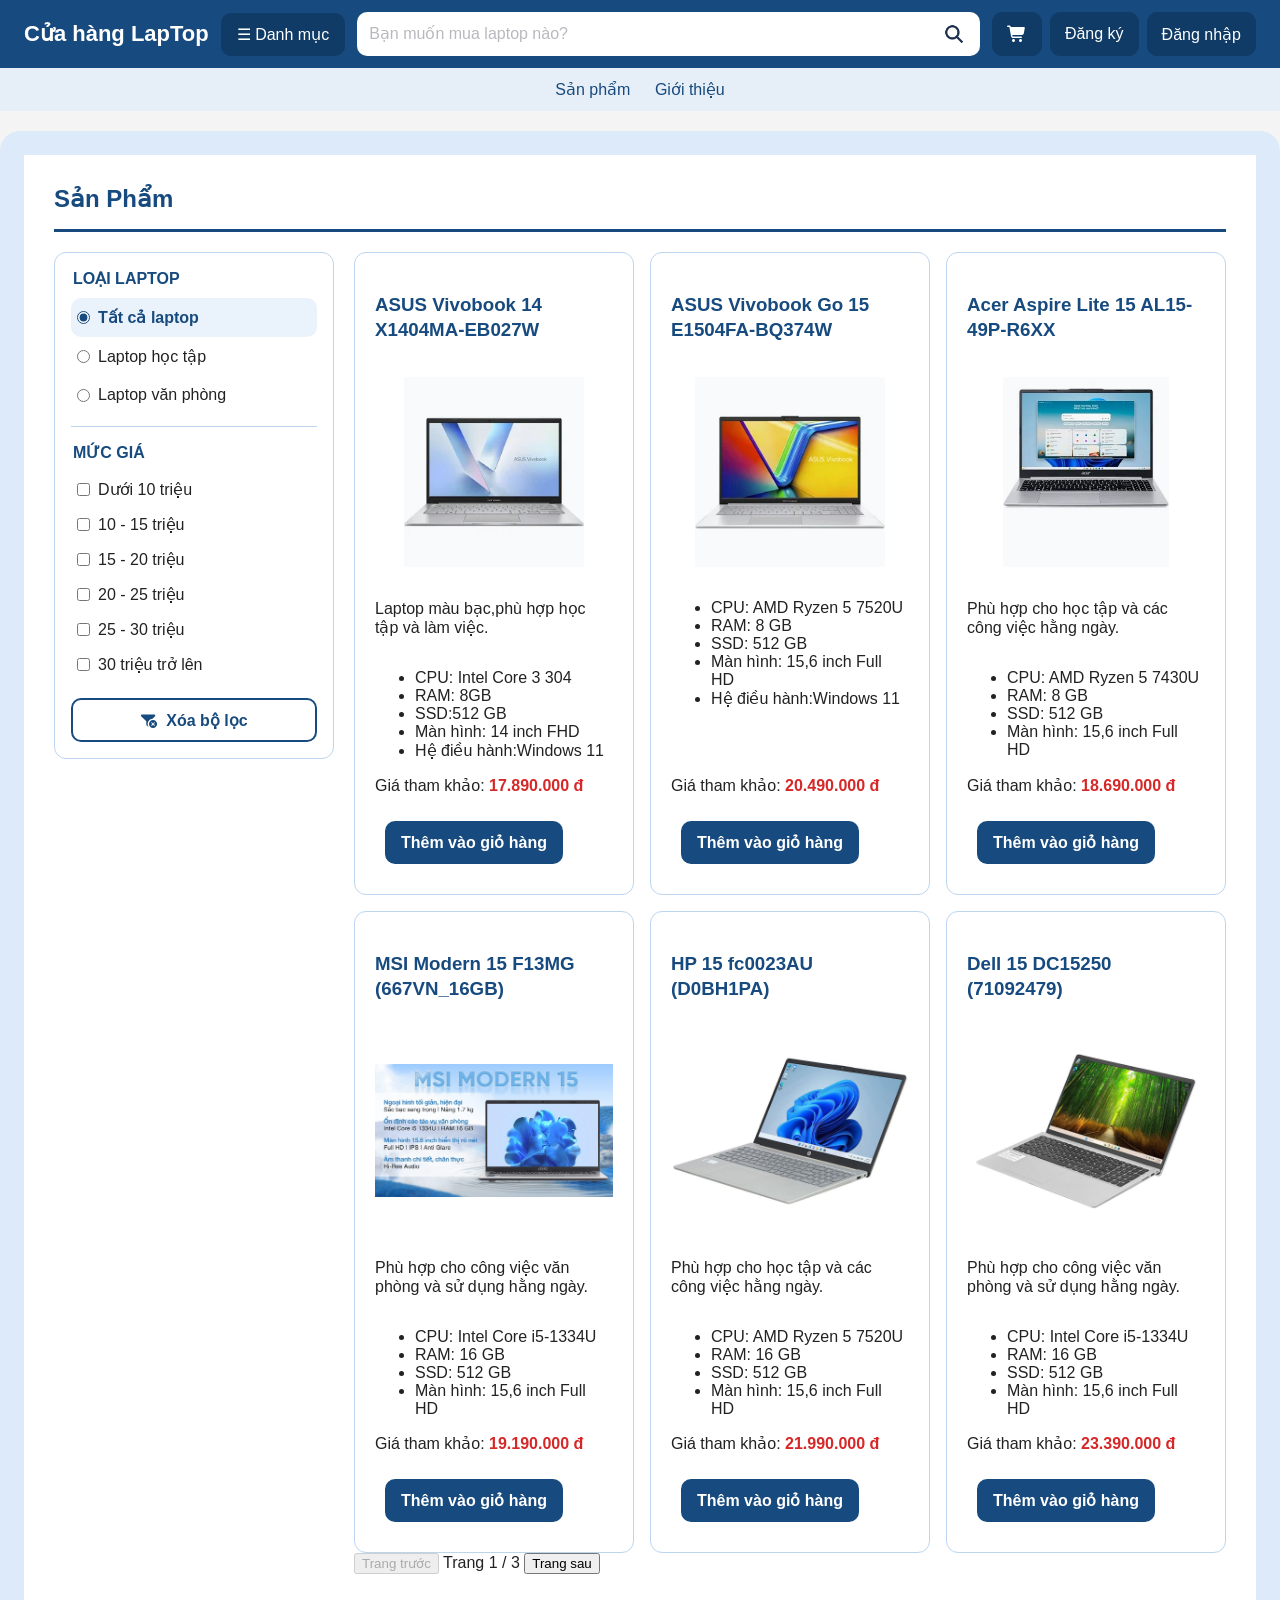
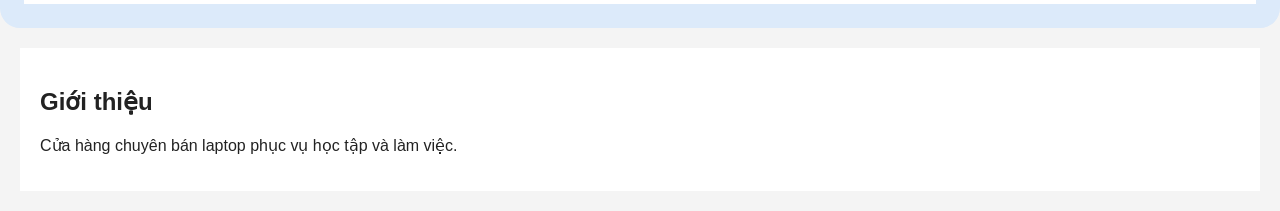
<file: index.html>
<!DOCTYPE html>
<html lang="vi">

<head>
    <meta charset="UTF-8">
    <meta name="viewport" content="width=device-width, initial-scale=1.0">
    <title>LapTop Shop</title>
    <link rel="stylesheet" href="style.css">
</head>

<body>
    <header><!--Phần đầu trang-->

        <div class="tenCuaHang">
            <h1>Cửa hàng LapTop</h1>
        </div>
        <a class="danh-muc" href="#tim-kiem">☰ Danh mục</a>

        <div class="tim-kiem-dau-trang">
            <div id="tk2" class="o-tim-kiem">
                <input type="search" id="ten-laptop" form="tim-kiem" aria-label="Tên laptop"
                    placeholder="Bạn muốn mua laptop nào?">
                <button type="submit" form="tim-kiem" aria-label="Tìm kiếm">
                    <img src="images/magnifying-glass-solid.png" alt="">
                </button>
            </div>
        </div>

        <div class="lien-ket-header">
            <a id="icon-gio-hang" href="gio-hang.html">
                <img src="images/cart-shopping-solid-full.svg" alt="">
            </a>
            <a id="nut-dang-ky" href="#dang-ky">Đăng ký</a>
            <a id="nut-dang-nhap" href="#dang-nhap">Đăng nhập</a>
        </div>

    </header>
    <nav>
        <a href="#san-pham"> Sản phẩm</a>
        <a href="#gioi-thieu">Giới thiệu</a>
    </nav>
    <main>
        <section id="san-pham">
            <h2>Sản Phẩm</h2>
            <form id="tim-kiem">
                <fieldset class="nhom-loai-laptop">
                    <legend>LOẠI LAPTOP</legend>

                    <label class="lua-chon-loai">
                        <input type="radio" name="loai-laptop" value="" checked>
                        <span>Tất cả laptop</span>
                    </label>

                    <label class="lua-chon-loai">
                        <input type="radio" name="loai-laptop" value="hoc-tap">
                        <span>Laptop học tập</span>
                    </label>

                    <label class="lua-chon-loai">
                        <input type="radio" name="loai-laptop" value="van-phong">
                        <span>Laptop văn phòng</span>
                    </label>
                </fieldset>
                <fieldset class="nhom-muc-gia">
                    <legend>MỨC GIÁ</legend>

                    <label class="lua-chon-gia">
                        <input type="checkbox" name="muc-gia" data-tu="0" data-den="10000000">
                        <span>Dưới 10 triệu</span>
                    </label>

                    <label class="lua-chon-gia">
                        <input type="checkbox" name="muc-gia" data-tu="10000000" data-den="15000000">
                        <span>10 - 15 triệu</span>
                    </label>

                    <label class="lua-chon-gia">
                        <input type="checkbox" name="muc-gia" data-tu="15000000" data-den="20000000">
                        <span>15 - 20 triệu</span>
                    </label>

                    <label class="lua-chon-gia">
                        <input type="checkbox" name="muc-gia" data-tu="20000000" data-den="25000000">
                        <span>20 - 25 triệu</span>
                    </label>

                    <label class="lua-chon-gia">
                        <input type="checkbox" name="muc-gia" data-tu="25000000" data-den="30000000">
                        <span>25 - 30 triệu</span>
                    </label>

                    <label class="lua-chon-gia">
                        <input type="checkbox" name="muc-gia" data-tu="30000000">
                        <span>30 triệu trở lên</span>
                    </label>
                </fieldset>
                <button class="timkiem1" type="button" id="xoa-bo-loc"> 
                    <img src="images/filter-circle-xmark-solid-full.svg" alt="">
                    <span>Xóa bộ lọc</span>
                </button>
            </form>
            <div class="ket-qua">
                <p id="khong-tim-thay" hidden>Không tìm thấy laptop phù hợp</p>
                <div id="danh-sach-san-pham">
                    <article data-loai="hoc-tap" data-gia="17890000">
                        <h3> ASUS Vivobook 14 X1404MA-EB027W</h3>
                        <img src="images/vivobook14.jpn.webp" alt="Ảnh minh họa ASUS Vivobook 14 màu bạc" width="240">
                        <p>Laptop màu bạc,phù hợp học tập và làm việc.</p>
                        <ul>
                            <li>CPU: Intel Core 3 304</li>
                            <li>RAM: 8GB</li>
                            <li>SSD:512 GB</li>
                            <li>Màn hình: 14 inch FHD</li>
                            <li>Hệ điều hành:Windows 11</li>
                        </ul>
                        <p>Giá tham khảo: <strong>17.890.000 đ</strong></p>
                        <div style="margin:10px"><button type="button" class="them-vao-gio" data-ma="X1404MA-EB027W">
                                Thêm vào giỏ hàng
                            </button></div>
                        <a class="xem-chi-tiet" href="#chi-tiet-vivobook-14">
                            Xem chi tiết sản phẩm
                        </a>
                    </article>
                    <article data-loai="van-phong" data-gia="20490000">
                        <h3>ASUS Vivobook Go 15 E1504FA-BQ374W</h3>
                        <img src="images/vivobook-go-15.webp" alt="Laptop ASUS Vivobook Go 15 E1504FA-BQ374W"
                            width="240">
                        <ul>
                            <li>CPU: AMD Ryzen 5 7520U</li>
                            <li>RAM: 8 GB</li>
                            <li>SSD: 512 GB</li>
                            <li>Màn hình: 15,6 inch Full HD</li>
                            <li>Hệ điều hành:Windows 11</li>
                        </ul>
                        <p>Giá tham khảo: <strong>20.490.000 đ</strong></p>
                        <div style="margin:10px"><button type="button" class="them-vao-gio" data-ma="E1504FA-BQ374W">
                                Thêm vào giỏ hàng
                            </button></div>
                        <a class="xem-chi-tiet" href="#chi-tiet-go-15">Xem chi tiết sản phẩm</a>
                    </article>
                    <article data-loai="hoc-tap" data-gia="18690000">
                        <h3>Acer Aspire Lite 15 AL15-49P-R6XX</h3>
                        <img src="images/acer-aspire-lite-15.webp" alt="Laptop Acer Aspire Lite 15" width="240">
                        <p>Phù hợp cho học tập và các công việc hằng ngày.</p>
                        <ul>
                            <li>CPU: AMD Ryzen 5 7430U</li>
                            <li>RAM: 8 GB</li>
                            <li>SSD: 512 GB</li>
                            <li>Màn hình: 15,6 inch Full HD</li>
                        </ul>
                        <p>Giá tham khảo: <strong>18.690.000 đ</strong></p>
                        <div style="margin:10px">
                            <button type="button" class="them-vao-gio" data-ma="NX.DRZSV.002"> Thêm vào giỏ
                                hàng</button>
                        </div>
                        <a class="xem-chi-tiet" href="#chi-tiet-acer">Xem chi tiết tại đây</a>
                    </article>
                    <article data-loai="van-phong" data-gia="19190000">
                        <h3>MSI Modern 15 F13MG (667VN_16GB)</h3>
                        <img src="images/msi-modern-15.jpg" alt="Laptop MSI Modern 15 màu bạc" width="240">
                        <p>Phù hợp cho công việc văn phòng và sử dụng hằng ngày.</p>
                        <ul>
                            <li>CPU: Intel Core i5-1334U</li>
                            <li>RAM: 16 GB</li>
                            <li>SSD: 512 GB</li>
                            <li>Màn hình: 15,6 inch Full HD</li>
                        </ul>
                        <p>Giá tham khảo: <strong>19.190.000 đ</strong></p>
                        <div style="margin:10px">
                            <button type="button" class="them-vao-gio" data-ma="667VN_16GB">
                                Thêm vào giỏ hàng
                            </button>
                        </div>
                        <a class="xem-chi-tiet" href="#chi-tiet-msi">Xem chi tiết tại đây</a>
                    </article>
                    <article data-loai="hoc-tap" data-gia="21990000">
                        <h3>HP 15 fc0023AU (D0BH1PA)</h3>
                        <img src="images/hp-15-fc0023au.jpg" alt="Laptop HP 15 fc0023AU" width="240">
                        <p>Phù hợp cho học tập và các công việc hằng ngày.</p>
                        <ul>
                            <li>CPU: AMD Ryzen 5 7520U</li>
                            <li>RAM: 16 GB</li>
                            <li>SSD: 512 GB</li>
                            <li>Màn hình: 15,6 inch Full HD</li>
                        </ul>
                        <p>Giá tham khảo: <strong>21.990.000 đ</strong></p>
                        <div style="margin:10px">
                            <button type="button" class="them-vao-gio" data-ma="D0BH1PA">
                                Thêm vào giỏ hàng
                            </button>
                        </div>
                        <a class="xem-chi-tiet" href="#chi-tiet-hp">Xem chi tiết sản phẩm</a>
                    </article>
                    <article data-loai="van-phong" data-gia="23390000">
                        <h3>Dell 15 DC15250 (71092479)</h3>
                        <img src="images/dell-15-dc15250.jpg" alt="Laptop Dell 15 DC15250 màu bạc" width="240">
                        <p>Phù hợp cho công việc văn phòng và sử dụng hằng ngày.</p>
                        <ul>
                            <li>CPU: Intel Core i5-1334U</li>
                            <li>RAM: 16 GB</li>
                            <li>SSD: 512 GB</li>
                            <li>Màn hình: 15,6 inch Full HD</li>
                        </ul>
                        <p>Giá tham khảo: <strong>23.390.000 đ</strong></p>
                        <div style="margin:10px">
                            <button type="button" class="them-vao-gio" data-ma="71092479">
                                Thêm vào giỏ hàng
                            </button>
                        </div>
                        <a class="xem-chi-tiet" href="#chi-tiet-dell">Xem chi tiết sản phẩm</a>
                    </article>
                    <article data-loai="hoc-tap" data-gia="25990000">
                        <h3>ASUS Zenbook 14 OLED UX3405</h3>
                        <img src="images/asus-zenbook-14-oled-ux3405.jpg" alt="Laptop ASUS Zenbook 14 OLED UX3405" width="240">
                        <p>Máy mỏng nhẹ với màn hình OLED, thuận tiện mang đi học và làm việc.</p>
                        <ul>
                            <li>CPU: Intel Core Ultra 7 155H</li>
                            <li>RAM: 16 GB LPDDR5X</li>
                            <li>SSD: 1 TB M.2 NVMe PCIe 4.0 SSD</li>
                            <li>Màn hình: 14 inch OLED 3K</li>
                            <li>Hệ điều hành: Windows 11 Home</li>
                        </ul>
                        <p>Giá tham khảo: <strong>25.990.000 đ</strong></p>
                        <div style="margin:10px">
                            <button type="button" class="them-vao-gio" data-ma="ZENBOOK-14-OLED-UX3405">Thêm vào giỏ hàng</button>
                        </div>
                        <a class="xem-chi-tiet" href="#chi-tiet-zenbook-14-oled-ux3405">Xem chi tiết sản phẩm</a>
                    </article>
                    <article data-loai="van-phong" data-gia="16990000">
                        <h3>ASUS ExpertBook B1 B1502</h3>
                        <img src="images/asus-expertbook-b1-b1502.jpg" alt="Laptop ASUS ExpertBook B1 B1502" width="240">
                        <p>Dòng máy phục vụ công việc văn phòng với màn hình lớn và nhiều cổng kết nối.</p>
                        <ul>
                            <li>CPU: Intel Core i5-1335U</li>
                            <li>RAM: 16 GB DDR4</li>
                            <li>SSD: 512 GB M.2 NVMe PCIe 4.0 SSD</li>
                            <li>Màn hình: 15,6 inch Full HD</li>
                            <li>Hệ điều hành: Windows 11 Pro</li>
                        </ul>
                        <p>Giá tham khảo: <strong>16.990.000 đ</strong></p>
                        <div style="margin:10px">
                            <button type="button" class="them-vao-gio" data-ma="EXPERTBOOK-B1-B1502">Thêm vào giỏ hàng</button>
                        </div>
                        <a class="xem-chi-tiet" href="#chi-tiet-expertbook-b1-b1502">Xem chi tiết sản phẩm</a>
                    </article>
                    <article data-loai="hoc-tap" data-gia="15490000">
                        <h3>ASUS Vivobook 15 X1504</h3>
                        <img src="images/asus-vivobook-15-x1504.jpg" alt="Laptop ASUS Vivobook 15 X1504" width="240">
                        <p>Laptop 15,6 inch cho học tập, soạn tài liệu và giải trí hằng ngày.</p>
                        <ul>
                            <li>CPU: Intel Core i5-1334U</li>
                            <li>RAM: 8 GB DDR5</li>
                            <li>SSD: 512 GB M.2 NVMe SSD</li>
                            <li>Màn hình: 15,6 inch Full HD</li>
                            <li>Hệ điều hành: Windows 11 Home</li>
                        </ul>
                        <p>Giá tham khảo: <strong>15.490.000 đ</strong></p>
                        <div style="margin:10px">
                            <button type="button" class="them-vao-gio" data-ma="VIVOBOOK-15-X1504">Thêm vào giỏ hàng</button>
                        </div>
                        <a class="xem-chi-tiet" href="#chi-tiet-vivobook-15-x1504">Xem chi tiết sản phẩm</a>
                    </article>
                    <article data-loai="van-phong" data-gia="32990000">
                        <h3>ASUS Zenbook S 14 UX5406</h3>
                        <img src="images/asus-zenbook-s-14-ux5406.jpg" alt="Laptop ASUS Zenbook S 14 UX5406" width="240">
                        <p>Thiết kế gọn nhẹ, màn hình OLED phù hợp người thường xuyên di chuyển.</p>
                        <ul>
                            <li>CPU: Intel Core Ultra 7 256V</li>
                            <li>RAM: 16 GB LPDDR5X</li>
                            <li>SSD: 1 TB M.2 NVMe PCIe 4.0 SSD</li>
                            <li>Màn hình: 14 inch OLED</li>
                            <li>Hệ điều hành: Windows 11 Home</li>
                        </ul>
                        <p>Giá tham khảo: <strong>32.990.000 đ</strong></p>
                        <div style="margin:10px">
                            <button type="button" class="them-vao-gio" data-ma="ZENBOOK-S-14-UX5406">Thêm vào giỏ hàng</button>
                        </div>
                        <a class="xem-chi-tiet" href="#chi-tiet-zenbook-s-14-ux5406">Xem chi tiết sản phẩm</a>
                    </article>
                    <article data-loai="hoc-tap" data-gia="18490000">
                        <h3>ASUS Vivobook 16 X1605</h3>
                        <img src="images/asus-vivobook-16-x1605.png" alt="Laptop ASUS Vivobook 16 X1605" width="240">
                        <p>Màn hình 16 inch rộng rãi để học trực tuyến và làm bài tập.</p>
                        <ul>
                            <li>CPU: Intel Core i5-1335U</li>
                            <li>RAM: 16 GB DDR4</li>
                            <li>SSD: 512 GB M.2 NVMe SSD</li>
                            <li>Màn hình: 16 inch WUXGA</li>
                            <li>Hệ điều hành: Windows 11 Home</li>
                        </ul>
                        <p>Giá tham khảo: <strong>18.490.000 đ</strong></p>
                        <div style="margin:10px">
                            <button type="button" class="them-vao-gio" data-ma="VIVOBOOK-16-X1605">Thêm vào giỏ hàng</button>
                        </div>
                        <a class="xem-chi-tiet" href="#chi-tiet-vivobook-16-x1605">Xem chi tiết sản phẩm</a>
                    </article>
                    <article data-loai="van-phong" data-gia="19990000">
                        <h3>ASUS ExpertBook P1 P1503</h3>
                        <img src="images/asus-expertbook-p1-p1503.jpg" alt="Laptop ASUS ExpertBook P1 P1503" width="240">
                        <p>Máy dành cho công việc văn phòng, họp trực tuyến và xử lý nhiều tác vụ.</p>
                        <ul>
                            <li>CPU: Intel Core i5-13420H</li>
                            <li>RAM: 16 GB DDR5 SO-DIMM</li>
                            <li>SSD: 512 GB M.2 NVMe PCIe 4.0 SSD</li>
                            <li>Màn hình: 15,6 inch Full HD</li>
                            <li>Hệ điều hành: Windows 11 Pro</li>
                        </ul>
                        <p>Giá tham khảo: <strong>19.990.000 đ</strong></p>
                        <div style="margin:10px">
                            <button type="button" class="them-vao-gio" data-ma="EXPERTBOOK-P1-P1503">Thêm vào giỏ hàng</button>
                        </div>
                        <a class="xem-chi-tiet" href="#chi-tiet-expertbook-p1-p1503">Xem chi tiết sản phẩm</a>
                    </article>
                    <article data-loai="hoc-tap" data-gia="27990000">
                        <h3>ASUS Vivobook S 16 OLED M5606</h3>
                        <img src="images/asus-vivobook-s-16-m5606.jpg" alt="Laptop ASUS Vivobook S 16 OLED M5606" width="240">
                        <p>Màn hình OLED 16 inch và hiệu năng cao cho học tập, thiết kế cơ bản.</p>
                        <ul>
                            <li>CPU: AMD Ryzen 9 8945HS</li>
                            <li>RAM: 16 GB LPDDR5X</li>
                            <li>SSD: 1 TB M.2 NVMe PCIe 4.0 SSD</li>
                            <li>Màn hình: 16 inch OLED 3.2K</li>
                            <li>Hệ điều hành: Windows 11 Home</li>
                        </ul>
                        <p>Giá tham khảo: <strong>27.990.000 đ</strong></p>
                        <div style="margin:10px">
                            <button type="button" class="them-vao-gio" data-ma="VIVOBOOK-S-16-M5606">Thêm vào giỏ hàng</button>
                        </div>
                        <a class="xem-chi-tiet" href="#chi-tiet-vivobook-s-16-m5606">Xem chi tiết sản phẩm</a>
                    </article>
                    <article data-loai="van-phong" data-gia="29990000">
                        <h3>ASUS ExpertBook B5 B5404</h3>
                        <img src="images/asus-expertbook-b5-b5404.jpg" alt="Laptop ASUS ExpertBook B5 B5404" width="240">
                        <p>Laptop doanh nghiệp 14 inch với thiết kế dễ mang theo và nhiều kết nối.</p>
                        <ul>
                            <li>CPU: Intel Core Ultra 7 155H</li>
                            <li>RAM: 16 GB DDR5</li>
                            <li>SSD: 512 GB M.2 NVMe PCIe 4.0 SSD</li>
                            <li>Màn hình: 14 inch WQXGA</li>
                            <li>Hệ điều hành: Windows 11 Pro</li>
                        </ul>
                        <p>Giá tham khảo: <strong>29.990.000 đ</strong></p>
                        <div style="margin:10px">
                            <button type="button" class="them-vao-gio" data-ma="EXPERTBOOK-B5-B5404">Thêm vào giỏ hàng</button>
                        </div>
                        <a class="xem-chi-tiet" href="#chi-tiet-expertbook-b5-b5404">Xem chi tiết sản phẩm</a>
                    </article>
                    <article data-loai="hoc-tap" data-gia="27490000">
                        <h3>ASUS Zenbook 14 Flip OLED UP3404</h3>
                        <img src="images/asus-zenbook-flip-14-up3404.jpg" alt="Laptop ASUS Zenbook 14 Flip OLED UP3404" width="240">
                        <p>Bản lề gập 360 độ và màn hình cảm ứng tiện ghi chú, thuyết trình.</p>
                        <ul>
                            <li>CPU: Intel Core i7-1360P</li>
                            <li>RAM: 16 GB LPDDR5</li>
                            <li>SSD: 1 TB M.2 NVMe PCIe 4.0 SSD</li>
                            <li>Màn hình: 14 inch OLED cảm ứng</li>
                            <li>Hệ điều hành: Windows 11 Pro</li>
                        </ul>
                        <p>Giá tham khảo: <strong>27.490.000 đ</strong></p>
                        <div style="margin:10px">
                            <button type="button" class="them-vao-gio" data-ma="ZENBOOK-FLIP-14-UP3404">Thêm vào giỏ hàng</button>
                        </div>
                        <a class="xem-chi-tiet" href="#chi-tiet-zenbook-flip-14-up3404">Xem chi tiết sản phẩm</a>
                    </article>
                    <article data-loai="van-phong" data-gia="26490000">
                        <h3>ASUS Zenbook 15 OLED UM3504</h3>
                        <img src="images/asus-zenbook-15-oled-um3504.jpg" alt="Laptop ASUS Zenbook 15 OLED UM3504" width="240">
                        <p>Không gian hiển thị lớn, phù hợp làm tài liệu và làm việc di động.</p>
                        <ul>
                            <li>CPU: AMD Ryzen 7 7735U</li>
                            <li>RAM: 16 GB LPDDR5</li>
                            <li>SSD: 512 GB M.2 NVMe PCIe 4.0 SSD</li>
                            <li>Màn hình: 15,6 inch OLED 2.8K</li>
                            <li>Hệ điều hành: Windows 11 Home</li>
                        </ul>
                        <p>Giá tham khảo: <strong>26.490.000 đ</strong></p>
                        <div style="margin:10px">
                            <button type="button" class="them-vao-gio" data-ma="ZENBOOK-15-OLED-UM3504">Thêm vào giỏ hàng</button>
                        </div>
                        <a class="xem-chi-tiet" href="#chi-tiet-zenbook-15-oled-um3504">Xem chi tiết sản phẩm</a>
                    </article>
                    <article data-loai="hoc-tap" data-gia="31990000">
                        <h3>ASUS Vivobook Pro 15 OLED N6506</h3>
                        <img src="images/asus-vivobook-pro-15-n6506.jpg" alt="Laptop ASUS Vivobook Pro 15 OLED N6506" width="240">
                        <p>Màn hình OLED và cấu hình mạnh cho học thiết kế, dựng nội dung.</p>
                        <ul>
                            <li>CPU: Intel Core Ultra 7 155H</li>
                            <li>RAM: 16 GB DDR5</li>
                            <li>SSD: 1 TB M.2 NVMe PCIe 4.0 SSD</li>
                            <li>Màn hình: 15,6 inch OLED 3K</li>
                            <li>Hệ điều hành: Windows 11 Home</li>
                        </ul>
                        <p>Giá tham khảo: <strong>31.990.000 đ</strong></p>
                        <div style="margin:10px">
                            <button type="button" class="them-vao-gio" data-ma="VIVOBOOK-PRO-15-N6506">Thêm vào giỏ hàng</button>
                        </div>
                        <a class="xem-chi-tiet" href="#chi-tiet-vivobook-pro-15-n6506">Xem chi tiết sản phẩm</a>
                    </article>
                    <article data-loai="van-phong" data-gia="39990000">
                        <h3>ASUS Zenbook DUO UX8406</h3>
                        <img src="images/asus-zenbook-duo-ux8406.png" alt="Laptop ASUS Zenbook DUO UX8406" width="240">
                        <p>Thiết kế hai màn hình hỗ trợ làm nhiều việc và trình bày nội dung.</p>
                        <ul>
                            <li>CPU: Intel Core Ultra 7 155H</li>
                            <li>RAM: 16 GB LPDDR5X</li>
                            <li>SSD: 1 TB M.2 NVMe PCIe 4.0 SSD</li>
                            <li>Màn hình: Hai màn hình 14 inch OLED</li>
                            <li>Hệ điều hành: Windows 11 Home</li>
                        </ul>
                        <p>Giá tham khảo: <strong>39.990.000 đ</strong></p>
                        <div style="margin:10px">
                            <button type="button" class="them-vao-gio" data-ma="ZENBOOK-DUO-UX8406">Thêm vào giỏ hàng</button>
                        </div>
                        <a class="xem-chi-tiet" href="#chi-tiet-zenbook-duo-ux8406">Xem chi tiết sản phẩm</a>
                    </article>
                </div>
                <div id="phan-trang">
                    <button type="button" id="trang-truoc">Trang trước</button>
                    <span id="so-trang">Trang 1</span>
                    <button type="button" id="trang-sau">Trang sau</button>
                </div>
            </div>
        </section>
        <section id="gioi-thieu">
            <h2>Giới thiệu</h2>
            <p>Cửa hàng chuyên bán laptop phục vụ học tập và làm việc.</p>
        </section>
        <!--Đăng ký đăng nhập-->
        <section id="dang-ky" class="khu-vuc-tai-khoan" hidden>
            <h2>Đăng ký</h2>
            <form id="form-dang-ky">
                <label for="ho-ten-dang-ky">Họ và tên</label>
                <input id="ho-ten-dang-ky" type="text">

                <label for="email-dang-ky">Email</label>
                <input id="email-dang-ky" type="email">

                <label for="mat-khau-dang-ky">Mật khẩu</label>
                <input id="mat-khau-dang-ky" type="password">

                <label for="nhap-lai-mat-khau">Nhập lại mật khẩu</label>
                <input id="nhap-lai-mat-khau" type="password">

                <button type="button">Tạo tài khoản</button>
            </form>
            <button type="button" class="quay-lai-danh-sach">
                Quay về danh sách sản phẩm
            </button>
        </section>
        <section id="dang-nhap" class="khu-vuc-tai-khoan" hidden>
            <h2>Đăng nhập</h2>
            <form id="form-dang-nhap">
                <label for="email-dang-nhap">Email</label>
                <input id="email-dang-nhap" type="email">

                <label for="mat-khau-dang-nhap">Mật khẩu</label>
                <input id="mat-khau-dang-nhap" type="password">

                <button type="button">Đăng nhập</button>
            </form>
            <button type="button" class="quay-lai-danh-sach">
                Quay về danh sách sản phẩm
            </button>
        </section>
        <!-- Phần chi tiết laptop Vivobook 14 -->
        <section id="chi-tiet-vivobook-14" class="chi-tiet-san-pham" hidden>
            <h2>ASUS Vivobook 14 X1404MA-EB027W</h2>
            <img src="images/vivobook14.jpn.webp" alt="Ảnh minh họa ASUS Vivobook 14 màu bạc" width="240">
            <p>Giá tham khảo: <strong>17.890.000 đ</strong></p>
            <button type="button" class="them-vao-gio" data-ma="X1404MA-EB027W">
                Thêm vào giỏ hàng
            </button>
            <h3>Mô tả sản phẩm</h3>
            <p>
                ASUS Vivobook 14 X1404MA-EB027W phù hợp để học trực tuyến,soạn tài liệu.
                Thiết kế màu bạc gọn gàng, thuận tiện mang theo khi đi học hoặc đi làm.
            </p>
            <h3>Thông số kỹ thuật chi tiết</h3>
            <div class="bang-cuon">
                <table>
                    <tr>
                        <th>CPU</th>
                        <td>Intel Core 3 304, 1.5 GHz, tối đa 4.3 GHz, 5 nhân, 5 luồng</td>
                    </tr>
                    <tr>
                        <th>Chip AI</th>
                        <td>Intel NPU, tối đa 15 TOPS</td>
                    </tr>
                    <tr>
                        <th>Card đồ họa</th>
                        <td>Intel Graphics</td>
                    </tr>
                    <tr>
                        <th>RAM</th>
                        <td>8GB DDR5 SO-DIMM,1 khe RAM</td>
                    </tr>
                    <tr>
                        <th>Ổ cứng</th>
                        <td>512 GB M.2 NVMe PCIe 4.0 SSD</td>
                    </tr>
                    <tr>
                        <th>Màn hình</th>
                        <td>14 inch, Full HD (1920 × 1080), IPS-level, 60 Hz, chống chói</td>
                    </tr>
                    <tr>
                        <th>Độ sáng và màu màn hình</th>
                        <td>250 nits, độ phủ màu 45% NTSC</td>
                    </tr>
                    <tr>
                        <th>Hệ điều hành</th>
                        <td>Windows 11 Home</td>
                    </tr>
                    <tr>
                        <th>Pin</th>
                        <td>42WHrs, 3S1P, 3-cell Li-ion,không hỗ trợ sạc qua USB-C Power Delivery (PD)</td>
                    </tr>
                    <tr>
                        <th>Cổng kết nối</th>
                        <td>1 USB 2.0 Type-A; 1 USB 3.2 Gen 1 Type-C; 2 USB 3.2 Gen 1 Type-A; 1 HDMI 1.4; jack tai nghe
                            3,5 mm; cổng nguồn DC-in</td>
                    </tr>
                    <tr>
                        <th>Kết nối không dây</th>
                        <td>Wi-Fi 6, Bluetooth 5.3</td>
                    </tr>
                    <tr>
                        <th>Webcam</th>
                        <td>HD 720p, có nắp che riêng tư</td>
                    </tr>
                    <tr>
                        <th>Bàn phím</th>
                        <td>Bàn phím Chiclet</td>
                    </tr>
                    <tr>
                        <th>Khối lượng</th>
                        <td>Khoảng 1,4 kg</td>
                    </tr>
                    <tr>
                        <th>Kích thước</th>
                        <td>32,49 × 21,39 × 1,79 cm</td>
                    </tr>
                    <tr>
                        <th>Màu sắc</th>
                        <td>Bạc</td>
                    </tr>
                </table>
            </div>
            <button type="button" class="quay-lai-danh-sach">Quay về danh sách sản phẩm</button>
        </section>
        <!-- Chi tiết laptop Vivobook Go 15 -->
        <section id="chi-tiet-go-15" class="chi-tiet-san-pham" hidden>
            <h2>ASUS Vivobook Go 15 E1504FA-BQ374W</h2>
            <img src="images/vivobook-go-15.webp" alt="Laptop ASUS Vivobook Go 15 màu bạc" width="240">

            <p>Giá tham khảo: <strong>20.490.000 đ</strong></p>
            <button type="button" class="them-vao-gio" data-ma="E1504FA-BQ374W">
                Thêm vào giỏ hàng
            </button>
            <h3>Mô tả sản phẩm</h3>
            <p>
                ASUS Vivobook Go 15 phù hợp cho việc học, soạn tài liệu,
                họp trực tuyến và các công việc văn phòng hằng ngày.
            </p>
            <h3>Thông số kỹ thuật chi tiết</h3>
            <div class="bang-cuon">
                <table>
                    <tr>
                        <th>CPU</th>
                        <td>AMD Ryzen 5 7520U, 4 nhân, 8 luồng, 2,8–4,3 GHz</td>
                    </tr>
                    <tr>
                        <th>Card đồ họa</th>
                        <td>AMD Radeon Graphics tích hợp</td>
                    </tr>
                    <tr>
                        <th>RAM</th>
                        <td>8 GB LPDDR5 onboard, 5500 MHz, không hỗ trợ nâng cấp</td>
                    </tr>
                    <tr>
                        <th>Ổ cứng</th>
                        <td>512 GB SSD M.2 NVMe PCIe 3.0</td>
                    </tr>
                    <tr>
                        <th>Màn hình</th>
                        <td>15,6 inch, Full HD, tấm nền IPS, 60 Hz, chống chói</td>
                    </tr>
                    <tr>
                        <th>Độ sáng và màu màn hình</th>
                        <td>250 nits, độ phủ màu 45% NTSC</td>
                    </tr>
                    <tr>
                        <th>Hệ điều hành</th>
                        <td>Windows 11 Home</td>
                    </tr>
                    <tr>
                        <th>Pin</th>
                        <td>42 Wh, pin Li-ion 3 cell</td>
                    </tr>
                    <tr>
                        <th>Kết nối không dây</th>
                        <td>Wi-Fi 6E, Bluetooth 5.3</td>
                    </tr>
                    <tr>
                        <th>Cổng kết nối</th>
                        <td>1 USB 3.2 Gen 1 Type-C; 1 USB 3.2 Gen 1 Type-A; 1 USB 2.0 Type-A; HDMI 1.4; jack tai nghe
                            3,5 mm; cổng nguồn DC-in</td>
                    </tr>
                    <tr>
                        <th>Webcam</th>
                        <td>HD 720p, có nắp che riêng tư</td>
                    </tr>
                    <tr>
                        <th>Bàn phím</th>
                        <td>Bàn phím Chiclet</td>
                    </tr>
                    <tr>
                        <th>Khối lượng</th>
                        <td>Khoảng 1,63 kg</td>
                    </tr>
                    <tr>
                        <th>Kích thước</th>
                        <td>36,03 × 23,25 × 1,79 cm</td>
                    </tr>
                    <tr>
                        <th>Màu sắc</th>
                        <td>Bạc</td>
                    </tr>
                </table>
            </div>
            <button type="button" class="quay-lai-danh-sach">Quay về danh sách sản phẩm</button>
        </section>
        <!-- Chi tiết laptop Acer Aspire Lite 15 -->
        <section id="chi-tiet-acer" class="chi-tiet-san-pham" hidden>
            <h2>Acer Aspire Lite 15 AL15-49P-R6XX</h2>
            <img src="images/acer-aspire-lite-15.webp" alt="Laptop Acer Aspire Lite 15" width="240">

            <p>Giá tham khảo: <strong>18.690.000 đ</strong></p>
            <button type="button" class="them-vao-gio" data-ma="NX.DRZSV.002">
                Thêm vào giỏ hàng
            </button>

            <h3>Mô tả sản phẩm</h3>
            <p>Phù hợp cho học tập và các công việc hằng ngày.</p>

            <h3>Thông số kỹ thuật chi tiết</h3>
            <div class="bang-cuon">
                <table>
                    <tr>
                        <th>CPU</th>
                        <td>AMD Ryzen 5 7430U, 6 nhân, 12 luồng</td>
                    </tr>
                    <tr>
                        <th>Card đồ họa</th>
                        <td>AMD Radeon Graphics tích hợp</td>
                    </tr>
                    <tr>
                        <th>RAM</th>
                        <td>8 GB DDR4 3200 MHz (1 × 8 GB), 2 khe, hỗ trợ nâng cấp tối đa 32 GB</td>
                    </tr>
                    <tr>
                        <th>Ổ cứng</th>
                        <td>512 GB SSD NVMe PCIe</td>
                    </tr>
                    <tr>
                        <th>Màn hình</th>
                        <td>15,6 inch, Full HD (1920 × 1080), tấm nền IPS, 60 Hz</td>
                    </tr>
                    <tr>
                        <th>Độ sáng và màu màn hình</th>
                        <td>250 nits, độ phủ màu 45% NTSC</td>
                    </tr>
                    <tr>
                        <th>Cổng kết nối</th>
                        <td>2 USB Type-C; 1 USB 3.2 Type-A; 1 USB 2.0 Type-A; HDMI 1.4; khe thẻ microSD; jack tai nghe
                            3,5 mm</td>
                    </tr>
                    <tr>
                        <th>Kết nối không dây</th>
                        <td>Wi-Fi 6, Bluetooth 5.2</td>
                    </tr>
                    <tr>
                        <th>Webcam</th>
                        <td>Full HD</td>
                    </tr>
                    <tr>
                        <th>Bàn phím</th>
                        <td>Có bàn phím số, không có đèn nền</td>
                    </tr>
                    <tr>
                        <th>Pin</th>
                        <td>Pin Li-ion 3 cell, 53 Wh</td>
                    </tr>
                    <tr>
                        <th>Hệ điều hành</th>
                        <td>Windows 11 Home Single Language</td>
                    </tr>
                    <tr>
                        <th>Khối lượng</th>
                        <td>Khoảng 1,45 kg</td>
                    </tr>
                    <tr>
                        <th>Kích thước</th>
                        <td>360,66 × 234,8 × 16,95 mm</td>
                    </tr>
                    <tr>
                        <th>Màu sắc</th>
                        <td>Bạc</td>
                    </tr>
                </table>
            </div>
            <button type="button" class="quay-lai-danh-sach">Quay về danh sách sản phẩm</button>
        </section>
        <!-- Chi tiết laptop MSI Modern 15 -->
        <section id="chi-tiet-msi" class="chi-tiet-san-pham" hidden>
            <h2>MSI Modern 15 F13MG (667VN_16GB)</h2>
            <img src="images/msi-modern-15.jpg" alt="Laptop MSI Modern 15 màu bạc" width="240">

            <p>Giá tham khảo: <strong>19.190.000 đ</strong></p>
            <button type="button" class="them-vao-gio" data-ma="667VN_16GB">
                Thêm vào giỏ hàng
            </button>

            <h3>Mô tả sản phẩm</h3>
            <p>Phù hợp cho công việc văn phòng và sử dụng hằng ngày.</p>

            <h3>Thông số kỹ thuật chi tiết</h3>
            <div class="bang-cuon">
                <table>
                    <tr>
                        <th>CPU</th>
                        <td>Intel Core i5-1334U, 10 nhân, 12 luồng</td>
                    </tr>
                    <tr>
                        <th>Card đồ họa</th>
                        <td>Intel Iris Xe Graphics tích hợp</td>
                    </tr>
                    <tr>
                        <th>RAM</th>
                        <td>16 GB (2 × 8 GB) DDR4 3200 MHz, hỗ trợ tối đa 64 GB</td>
                    </tr>
                    <tr>
                        <th>Ổ cứng</th>
                        <td>512 GB SSD NVMe PCIe Gen 4</td>
                    </tr>
                    <tr>
                        <th>Màn hình</th>
                        <td>15,6 inch, Full HD (1920 × 1080), 60 Hz, IPS-level</td>
                    </tr>
                    <tr>
                        <th>Độ sáng và màu màn hình</th>
                        <td>250 nits, độ phủ màu 45% NTSC, chống chói</td>
                    </tr>
                    <tr>
                        <th>Kết nối không dây</th>
                        <td>Wi-Fi 6E, Bluetooth 5.3</td>
                    </tr>
                    <tr>
                        <th>Cổng kết nối</th>
                        <td>1 USB 3.2 Gen 2 Type-C (hỗ trợ DisplayPort và Power Delivery); 3 USB 3.2 Gen 1 Type-A; HDMI;
                            RJ45; khe thẻ microSD; jack tai nghe/micro</td>
                    </tr>
                    <tr>
                        <th>Webcam</th>
                        <td>HD 720p</td>
                    </tr>
                    <tr>
                        <th>Bàn phím</th>
                        <td>Có bàn phím số và đèn nền trắng</td>
                    </tr>
                    <tr>
                        <th>Pin</th>
                        <td>3 cell, 46,8 Wh</td>
                    </tr>
                    <tr>
                        <th>Hệ điều hành</th>
                        <td>Windows 11 Home</td>
                    </tr>
                    <tr>
                        <th>Khối lượng</th>
                        <td>Khoảng 1,7 kg</td>
                    </tr>
                    <tr>
                        <th>Kích thước</th>
                        <td>358,9 × 235,9 × 19,9 mm</td>
                    </tr>
                    <tr>
                        <th>Màu sắc</th>
                        <td>Bạc</td>
                    </tr>
                </table>
            </div>
            <button type="button" class="quay-lai-danh-sach">Quay về danh sách sản phẩm</button>
        </section>
        <!-- Chi tiết laptop HP 15 -->
        <section id="chi-tiet-hp" class="chi-tiet-san-pham" hidden>
            <h2>HP 15 fc0023AU (D0BH1PA)</h2>
            <img src="images/hp-15-fc0023au.jpg" alt="Laptop HP 15 fc0023AU" width="240">
            <p>Giá tham khảo: <strong>21.990.000 đ</strong></p>
            <button type="button" class="them-vao-gio" data-ma="D0BH1PA">Thêm vào giỏ hàng</button>

            <h3>Mô tả sản phẩm</h3>
            <p>Laptop 15,6 inch phù hợp cho học tập, làm tài liệu và công việc hằng ngày.</p>

            <h3>Thông số kỹ thuật chi tiết</h3>
            <div class="bang-cuon">
                <table>
                    <tr>
                        <th>CPU</th>
                        <td>AMD Ryzen 5 7520U, 4 nhân, 8 luồng, tối đa 4,3 GHz</td>
                    </tr>
                    <tr>
                        <th>Card đồ họa</th>
                        <td>AMD Radeon 610M Graphics tích hợp</td>
                    </tr>
                    <tr>
                        <th>RAM</th>
                        <td>16 GB LPDDR5 5500 MHz onboard, không hỗ trợ nâng cấp</td>
                    </tr>
                    <tr>
                        <th>Ổ cứng</th>
                        <td>512 GB SSD M.2 NVMe PCIe</td>
                    </tr>
                    <tr>
                        <th>Màn hình</th>
                        <td>15,6 inch, Full HD (1920 × 1080), chống chói, không cảm ứng</td>
                    </tr>
                    <tr>
                        <th>Độ sáng và màu màn hình</th>
                        <td>250 nits, độ phủ màu 45% NTSC</td>
                    </tr>
                    <tr>
                        <th>Cổng kết nối</th>
                        <td>2 USB Type-A; 1 USB Type-C chỉ truyền dữ liệu; HDMI 1.4; jack tai nghe/micro</td>
                    </tr>
                    <tr>
                        <th>Kết nối không dây</th>
                        <td>Wi-Fi 6, Bluetooth</td>
                    </tr>
                    <tr>
                        <th>Webcam</th>
                        <td>HP True Vision HD 720p</td>
                    </tr>
                    <tr>
                        <th>Bàn phím</th>
                        <td>Có bàn phím số, không có đèn nền</td>
                    </tr>
                    <tr>
                        <th>Pin</th>
                        <td>Pin Li-ion 3 cell, 41 Wh</td>
                    </tr>
                    <tr>
                        <th>Hệ điều hành</th>
                        <td>Windows 11 Home Single Language</td>
                    </tr>
                    <tr>
                        <th>Khối lượng</th>
                        <td>Khoảng 1,59 kg</td>
                    </tr>
                    <tr>
                        <th>Kích thước</th>
                        <td>359,8 × 236 × 18,6 mm</td>
                    </tr>
                    <tr>
                        <th>Màu sắc</th>
                        <td>Warm Gold (vàng nhạt)</td>
                    </tr>
                </table>
            </div>
            <button type="button" class="quay-lai-danh-sach">Quay về danh sách sản phẩm</button>
        </section>
        <!-- Chi tiết laptop Dell 15 -->
        <section id="chi-tiet-dell" class="chi-tiet-san-pham" hidden>
            <h2>Dell 15 DC15250 (71092479)</h2>
            <img src="images/dell-15-dc15250.jpg" alt="Laptop Dell 15 DC15250 màu bạc" width="240">
            <p>Giá tham khảo: <strong>23.390.000 đ</strong></p>
            <button type="button" class="them-vao-gio" data-ma="71092479">Thêm vào giỏ hàng</button>

            <h3>Mô tả sản phẩm</h3>
            <p>Laptop màn hình 15,6 inch phù hợp cho công việc văn phòng và học tập.</p>

            <h3>Thông số kỹ thuật chi tiết</h3>
            <div class="bang-cuon">
                <table>
                    <tr>
                        <th>CPU</th>
                        <td>Intel Core i5-1334U, 10 nhân, 12 luồng, tối đa 4,6 GHz</td>
                    </tr>
                    <tr>
                        <th>Card đồ họa</th>
                        <td>Intel UHD Graphics tích hợp</td>
                    </tr>
                    <tr>
                        <th>RAM</th>
                        <td>16 GB DDR5 4400 MHz (1 × 16 GB), 2 khe, hỗ trợ tối đa 32 GB</td>
                    </tr>
                    <tr>
                        <th>Ổ cứng</th>
                        <td>512 GB SSD M.2 PCIe NVMe Gen 4</td>
                    </tr>
                    <tr>
                        <th>Màn hình</th>
                        <td>15,6 inch, Full HD (1920 × 1080), 120 Hz, chống chói, không cảm ứng</td>
                    </tr>
                    <tr>
                        <th>Độ sáng màn hình</th>
                        <td>250 nits</td>
                    </tr>
                    <tr>
                        <th>Cổng kết nối</th>
                        <td>1 USB 3.2 Gen 1 Type-A; 1 USB 2.0 Type-A; 1 USB 3.2 Gen 1 Type-C chỉ truyền dữ liệu; HDMI
                            1.4; khe thẻ SD; jack tai nghe</td>
                    </tr>
                    <tr>
                        <th>Kết nối không dây</th>
                        <td>Wi-Fi 6, Bluetooth 5.3</td>
                    </tr>
                    <tr>
                        <th>Webcam</th>
                        <td>HD 720p</td>
                    </tr>
                    <tr>
                        <th>Bàn phím</th>
                        <td>Có bàn phím số, không có đèn nền</td>
                    </tr>
                    <tr>
                        <th>Pin</th>
                        <td>Pin Li-ion polymer 3 cell, 41 Wh</td>
                    </tr>
                    <tr>
                        <th>Hệ điều hành</th>
                        <td>Windows 11 Home</td>
                    </tr>
                    <tr>
                        <th>Màu sắc</th>
                        <td>Bạc Platinum Silver</td>
                    </tr>
                    <tr>
                        <th>Khối lượng</th>
                        <td>Tối đa khoảng 1,9 kg</td>
                    </tr>
                    <tr>
                        <th>Kích thước</th>
                        <td>358,5 × 235,56 × 16,96–18,99 mm</td>
                    </tr>
                </table>
            </div>
            <button type="button" class="quay-lai-danh-sach">Quay về danh sách sản phẩm</button>
        </section>
        <section id="chi-tiet-zenbook-14-oled-ux3405" class="chi-tiet-san-pham" hidden>
            <!-- Ảnh và thông tin dòng máy: https://www.asus.com/laptops/for-home/zenbook/asus-zenbook-14-oled-ux3405/ -->
            <h2>ASUS Zenbook 14 OLED UX3405</h2>
            <img src="images/asus-zenbook-14-oled-ux3405.jpg" alt="Laptop ASUS Zenbook 14 OLED UX3405" width="240">
            <p>Giá tham khảo: <strong>25.990.000 đ</strong></p>
            <button type="button" class="them-vao-gio" data-ma="ZENBOOK-14-OLED-UX3405">Thêm vào giỏ hàng</button>
            <h3>Mô tả sản phẩm</h3>
            <p>Máy mỏng nhẹ với màn hình OLED, thuận tiện mang đi học và làm việc. Thông số có thể thay đổi theo phiên bản.</p>
            <h3>Thông số kỹ thuật chi tiết</h3>
            <div class="bang-cuon">
                <table>
                    <tr>
                        <th>CPU</th>
                        <td>Intel Core Ultra 7 155H, 16 nhân, 22 luồng, tối đa 4,8 GHz</td>
                    </tr>
                    <tr>
                        <th>Chip AI</th>
                        <td>Intel AI Boost NPU, tối đa 11 TOPS</td>
                    </tr>
                    <tr>
                        <th>Card đồ họa</th>
                        <td>Intel Arc Graphics tích hợp</td>
                    </tr>
                    <tr>
                        <th>RAM</th>
                        <td>16 GB LPDDR5X</td>
                    </tr>
                    <tr>
                        <th>Ổ cứng</th>
                        <td>1 TB M.2 NVMe PCIe 4.0 SSD</td>
                    </tr>
                    <tr>
                        <th>Màn hình</th>
                        <td>14 inch OLED 3K (2880 × 1800), tỉ lệ 16:10, 120 Hz</td>
                    </tr>
                    <tr>
                        <th>Độ sáng và màu màn hình</th>
                        <td>100% DCI-P3, độ sáng 400 nits, tối đa 500 nits HDR</td>
                    </tr>
                    <tr>
                        <th>Hệ điều hành</th>
                        <td>Windows 11 Home</td>
                    </tr>
                    <tr>
                        <th>Pin</th>
                        <td>75 Wh, pin Li-ion 4 cell</td>
                    </tr>
                    <tr>
                        <th>Cổng kết nối</th>
                        <td>2 Thunderbolt 4 USB-C, 1 USB-A 3.2 Gen 1, HDMI 2.1, jack âm thanh 3,5 mm</td>
                    </tr>
                    <tr>
                        <th>Kết nối không dây</th>
                        <td>Wi-Fi 6E, Bluetooth 5.2</td>
                    </tr>
                    <tr>
                        <th>Webcam</th>
                        <td>Webcam Full HD hồng ngoại, có nắp che riêng tư</td>
                    </tr>
                    <tr>
                        <th>Bàn phím</th>
                        <td>Bàn phím Chiclet có đèn nền, hành trình 1,4 mm</td>
                    </tr>
                    <tr>
                        <th>Khối lượng</th>
                        <td>Khoảng 1,28 kg</td>
                    </tr>
                    <tr>
                        <th>Kích thước</th>
                        <td>31,24 × 22,01 × 1,49 cm</td>
                    </tr>
                    <tr>
                        <th>Màu sắc</th>
                        <td>Xanh Ponder Blue hoặc bạc Foggy Silver</td>
                    </tr>
                </table>
            </div>
            <button type="button" class="quay-lai-danh-sach">Quay về danh sách sản phẩm</button>
        </section>
        <section id="chi-tiet-expertbook-b1-b1502" class="chi-tiet-san-pham" hidden>
            <!-- Ảnh và thông tin dòng máy: https://www.asus.com/us/laptops/for-work/expertbook/expertbook-b1-b1502-13th-gen-intel/ -->
            <h2>ASUS ExpertBook B1 B1502</h2>
            <img src="images/asus-expertbook-b1-b1502.jpg" alt="Laptop ASUS ExpertBook B1 B1502" width="240">
            <p>Giá tham khảo: <strong>16.990.000 đ</strong></p>
            <button type="button" class="them-vao-gio" data-ma="EXPERTBOOK-B1-B1502">Thêm vào giỏ hàng</button>
            <h3>Mô tả sản phẩm</h3>
            <p>Dòng máy phục vụ công việc văn phòng với màn hình lớn và nhiều cổng kết nối. Thông số có thể thay đổi theo phiên bản.</p>
            <h3>Thông số kỹ thuật chi tiết</h3>
            <div class="bang-cuon">
                <table>
                    <tr>
                        <th>CPU</th>
                        <td>Intel Core i5-1335U thế hệ 13, 10 nhân, 12 luồng, tối đa 4,6 GHz</td>
                    </tr>
                    <tr>
                        <th>Card đồ họa</th>
                        <td>Intel UHD Graphics tích hợp</td>
                    </tr>
                    <tr>
                        <th>RAM</th>
                        <td>16 GB DDR4</td>
                    </tr>
                    <tr>
                        <th>Ổ cứng</th>
                        <td>512 GB M.2 NVMe PCIe 4.0 SSD</td>
                    </tr>
                    <tr>
                        <th>Màn hình</th>
                        <td>15,6 inch Full HD (1920 × 1080), chống chói</td>
                    </tr>
                    <tr>
                        <th>Độ sáng và màu màn hình</th>
                        <td>Độ phủ màu 45% NTSC</td>
                    </tr>
                    <tr>
                        <th>Hệ điều hành</th>
                        <td>Windows 11 Pro</td>
                    </tr>
                    <tr>
                        <th>Pin</th>
                        <td>42 Wh, pin Li-ion 3 cell</td>
                    </tr>
                    <tr>
                        <th>Cổng kết nối</th>
                        <td>USB-C 3.2, USB-A, HDMI, RJ45 và jack âm thanh 3,5 mm</td>
                    </tr>
                    <tr>
                        <th>Kết nối không dây</th>
                        <td>Wi-Fi 6E, Bluetooth 5.4</td>
                    </tr>
                    <tr>
                        <th>Webcam</th>
                        <td>Webcam có nắp che riêng tư</td>
                    </tr>
                    <tr>
                        <th>Bàn phím</th>
                        <td>Bàn phím Chiclet có đèn nền, chống tràn</td>
                    </tr>
                    <tr>
                        <th>Khối lượng</th>
                        <td>Từ khoảng 1,69 kg</td>
                    </tr>
                    <tr>
                        <th>Kích thước</th>
                        <td>36,16 × 23,30 × 1,99 cm</td>
                    </tr>
                    <tr>
                        <th>Màu sắc</th>
                        <td>Đen Star Black</td>
                    </tr>
                </table>
            </div>
            <button type="button" class="quay-lai-danh-sach">Quay về danh sách sản phẩm</button>
        </section>
        <section id="chi-tiet-vivobook-15-x1504" class="chi-tiet-san-pham" hidden>
            <!-- Ảnh và thông tin dòng máy: https://www.asus.com/uk/laptops/for-home/vivobook/asus-vivobook-15-x1504/ -->
            <h2>ASUS Vivobook 15 X1504</h2>
            <img src="images/asus-vivobook-15-x1504.jpg" alt="Laptop ASUS Vivobook 15 X1504" width="240">
            <p>Giá tham khảo: <strong>15.490.000 đ</strong></p>
            <button type="button" class="them-vao-gio" data-ma="VIVOBOOK-15-X1504">Thêm vào giỏ hàng</button>
            <h3>Mô tả sản phẩm</h3>
            <p>Laptop 15,6 inch cho học tập, soạn tài liệu và giải trí hằng ngày. Thông số có thể thay đổi theo phiên bản.</p>
            <h3>Thông số kỹ thuật chi tiết</h3>
            <div class="bang-cuon">
                <table>
                    <tr>
                        <th>CPU</th>
                        <td>Intel Core i5-1334U thế hệ 13, 10 nhân, 12 luồng, tối đa 4,6 GHz</td>
                    </tr>
                    <tr>
                        <th>Card đồ họa</th>
                        <td>Intel UHD Graphics tích hợp</td>
                    </tr>
                    <tr>
                        <th>RAM</th>
                        <td>8 GB DDR5</td>
                    </tr>
                    <tr>
                        <th>Ổ cứng</th>
                        <td>512 GB M.2 NVMe SSD</td>
                    </tr>
                    <tr>
                        <th>Màn hình</th>
                        <td>15,6 inch Full HD (1920 × 1080), 60 Hz, chống chói</td>
                    </tr>
                    <tr>
                        <th>Độ sáng và màu màn hình</th>
                        <td>Độ sáng 250 nits, độ phủ màu 45% NTSC</td>
                    </tr>
                    <tr>
                        <th>Hệ điều hành</th>
                        <td>Windows 11 Home</td>
                    </tr>
                    <tr>
                        <th>Pin</th>
                        <td>42 Wh, pin Li-ion 3 cell</td>
                    </tr>
                    <tr>
                        <th>Cổng kết nối</th>
                        <td>USB-C 3.2 Gen 1, 2 USB-A 3.2 Gen 1, USB-A 2.0, HDMI 1.4, jack âm thanh 3,5 mm</td>
                    </tr>
                    <tr>
                        <th>Kết nối không dây</th>
                        <td>Wi-Fi 6E, Bluetooth 5.3</td>
                    </tr>
                    <tr>
                        <th>Webcam</th>
                        <td>Webcam HD 720p, có nắp che riêng tư</td>
                    </tr>
                    <tr>
                        <th>Bàn phím</th>
                        <td>Bàn phím Chiclet, bàn phím số</td>
                    </tr>
                    <tr>
                        <th>Khối lượng</th>
                        <td>Khoảng 1,70 kg</td>
                    </tr>
                    <tr>
                        <th>Kích thước</th>
                        <td>35,97 × 23,25 × 1,79 cm</td>
                    </tr>
                    <tr>
                        <th>Màu sắc</th>
                        <td>Có nhiều tùy chọn màu theo phiên bản</td>
                    </tr>
                </table>
            </div>
            <button type="button" class="quay-lai-danh-sach">Quay về danh sách sản phẩm</button>
        </section>
        <section id="chi-tiet-zenbook-s-14-ux5406" class="chi-tiet-san-pham" hidden>
            <!-- Ảnh và thông tin dòng máy: https://www.asus.com/laptops/for-home/zenbook/asus-zenbook-s-14-ux5406/ -->
            <h2>ASUS Zenbook S 14 UX5406</h2>
            <img src="images/asus-zenbook-s-14-ux5406.jpg" alt="Laptop ASUS Zenbook S 14 UX5406" width="240">
            <p>Giá tham khảo: <strong>32.990.000 đ</strong></p>
            <button type="button" class="them-vao-gio" data-ma="ZENBOOK-S-14-UX5406">Thêm vào giỏ hàng</button>
            <h3>Mô tả sản phẩm</h3>
            <p>Thiết kế gọn nhẹ, màn hình OLED phù hợp người thường xuyên di chuyển. Thông số có thể thay đổi theo phiên bản.</p>
            <h3>Thông số kỹ thuật chi tiết</h3>
            <div class="bang-cuon">
                <table>
                    <tr>
                        <th>CPU</th>
                        <td>Intel Core Ultra 7 256V, 8 nhân, 8 luồng</td>
                    </tr>
                    <tr>
                        <th>Chip AI</th>
                        <td>Intel AI Boost NPU</td>
                    </tr>
                    <tr>
                        <th>Card đồ họa</th>
                        <td>Intel Arc Graphics tích hợp</td>
                    </tr>
                    <tr>
                        <th>RAM</th>
                        <td>16 GB LPDDR5X</td>
                    </tr>
                    <tr>
                        <th>Ổ cứng</th>
                        <td>1 TB M.2 NVMe PCIe 4.0 SSD</td>
                    </tr>
                    <tr>
                        <th>Màn hình</th>
                        <td>14 inch OLED, tỉ lệ 16:10; độ phân giải tùy phiên bản</td>
                    </tr>
                    <tr>
                        <th>Độ sáng và màu màn hình</th>
                        <td>100% DCI-P3, độ sáng 400 nits</td>
                    </tr>
                    <tr>
                        <th>Hệ điều hành</th>
                        <td>Windows 11 Home</td>
                    </tr>
                    <tr>
                        <th>Pin</th>
                        <td>Pin Li-ion 4 cell, dung lượng tùy phiên bản</td>
                    </tr>
                    <tr>
                        <th>Cổng kết nối</th>
                        <td>2 Thunderbolt 4 USB-C, USB-A 3.2 Gen 2, HDMI, jack âm thanh 3,5 mm</td>
                    </tr>
                    <tr>
                        <th>Kết nối không dây</th>
                        <td>Wi-Fi 7, Bluetooth 5.4</td>
                    </tr>
                    <tr>
                        <th>Webcam</th>
                        <td>Webcam Full HD hồng ngoại hỗ trợ Windows Hello</td>
                    </tr>
                    <tr>
                        <th>Bàn phím</th>
                        <td>Bàn phím Chiclet có đèn nền, phím Copilot</td>
                    </tr>
                    <tr>
                        <th>Khối lượng</th>
                        <td>Khoảng 1,20 kg</td>
                    </tr>
                    <tr>
                        <th>Kích thước</th>
                        <td>31,03 × 21,47 × 1,19–1,29 cm</td>
                    </tr>
                    <tr>
                        <th>Màu sắc</th>
                        <td>Xám Zumaia Gray hoặc trắng Scandinavian White</td>
                    </tr>
                </table>
            </div>
            <button type="button" class="quay-lai-danh-sach">Quay về danh sách sản phẩm</button>
        </section>
        <section id="chi-tiet-vivobook-16-x1605" class="chi-tiet-san-pham" hidden>
            <!-- Ảnh và thông tin dòng máy: https://www.asus.com/uk/laptops/for-home/vivobook/vivobook-16-oled-x1605/ -->
            <h2>ASUS Vivobook 16 X1605</h2>
            <img src="images/asus-vivobook-16-x1605.png" alt="Laptop ASUS Vivobook 16 X1605" width="240">
            <p>Giá tham khảo: <strong>18.490.000 đ</strong></p>
            <button type="button" class="them-vao-gio" data-ma="VIVOBOOK-16-X1605">Thêm vào giỏ hàng</button>
            <h3>Mô tả sản phẩm</h3>
            <p>Màn hình 16 inch rộng rãi để học trực tuyến và làm bài tập. Thông số có thể thay đổi theo phiên bản.</p>
            <h3>Thông số kỹ thuật chi tiết</h3>
            <div class="bang-cuon">
                <table>
                    <tr>
                        <th>CPU</th>
                        <td>Intel Core i5-1335U thế hệ 13, 10 nhân, 12 luồng, tối đa 4,6 GHz</td>
                    </tr>
                    <tr>
                        <th>Card đồ họa</th>
                        <td>Đồ họa Intel tích hợp</td>
                    </tr>
                    <tr>
                        <th>RAM</th>
                        <td>16 GB DDR4</td>
                    </tr>
                    <tr>
                        <th>Ổ cứng</th>
                        <td>512 GB M.2 NVMe SSD</td>
                    </tr>
                    <tr>
                        <th>Màn hình</th>
                        <td>16 inch WUXGA (1920 × 1200), tỉ lệ 16:10, 60 Hz</td>
                    </tr>
                    <tr>
                        <th>Độ sáng và màu màn hình</th>
                        <td>Độ sáng 300 nits, độ phủ màu 45% NTSC, chống chói</td>
                    </tr>
                    <tr>
                        <th>Hệ điều hành</th>
                        <td>Windows 11 Home</td>
                    </tr>
                    <tr>
                        <th>Pin</th>
                        <td>42 Wh, pin Li-ion 3 cell</td>
                    </tr>
                    <tr>
                        <th>Cổng kết nối</th>
                        <td>2 USB-A 3.2 Gen 1, USB-C 3.2 Gen 1, HDMI và jack âm thanh 3,5 mm</td>
                    </tr>
                    <tr>
                        <th>Kết nối không dây</th>
                        <td>Wi-Fi 6, Bluetooth 5.0</td>
                    </tr>
                    <tr>
                        <th>Webcam</th>
                        <td>Webcam HD 720p, có nắp che riêng tư</td>
                    </tr>
                    <tr>
                        <th>Bàn phím</th>
                        <td>Bàn phím Chiclet có bàn phím số</td>
                    </tr>
                    <tr>
                        <th>Khối lượng</th>
                        <td>Khoảng 1,88 kg</td>
                    </tr>
                    <tr>
                        <th>Kích thước</th>
                        <td>35,87 × 24,95 × 1,99 cm</td>
                    </tr>
                    <tr>
                        <th>Màu sắc</th>
                        <td>Màu sắc tùy phiên bản</td>
                    </tr>
                </table>
            </div>
            <button type="button" class="quay-lai-danh-sach">Quay về danh sách sản phẩm</button>
        </section>
        <section id="chi-tiet-expertbook-p1-p1503" class="chi-tiet-san-pham" hidden>
            <!-- Ảnh và thông tin dòng máy: https://www.asus.com/us/laptops/for-work/expertbook/expertbook-p1-p1503/ -->
            <h2>ASUS ExpertBook P1 P1503</h2>
            <img src="images/asus-expertbook-p1-p1503.jpg" alt="Laptop ASUS ExpertBook P1 P1503" width="240">
            <p>Giá tham khảo: <strong>19.990.000 đ</strong></p>
            <button type="button" class="them-vao-gio" data-ma="EXPERTBOOK-P1-P1503">Thêm vào giỏ hàng</button>
            <h3>Mô tả sản phẩm</h3>
            <p>Máy dành cho công việc văn phòng, họp trực tuyến và xử lý nhiều tác vụ. Thông số có thể thay đổi theo phiên bản.</p>
            <h3>Thông số kỹ thuật chi tiết</h3>
            <div class="bang-cuon">
                <table>
                    <tr>
                        <th>CPU</th>
                        <td>Intel Core i5-13420H thế hệ 13, 8 nhân, 12 luồng</td>
                    </tr>
                    <tr>
                        <th>Card đồ họa</th>
                        <td>Intel UHD Graphics tích hợp</td>
                    </tr>
                    <tr>
                        <th>RAM</th>
                        <td>16 GB DDR5 SO-DIMM</td>
                    </tr>
                    <tr>
                        <th>Ổ cứng</th>
                        <td>512 GB M.2 NVMe PCIe 4.0 SSD</td>
                    </tr>
                    <tr>
                        <th>Màn hình</th>
                        <td>15,6 inch Full HD (1920 × 1080), chống chói</td>
                    </tr>
                    <tr>
                        <th>Độ sáng và màu màn hình</th>
                        <td>Độ sáng 300 nits, độ phủ màu 45% NTSC</td>
                    </tr>
                    <tr>
                        <th>Hệ điều hành</th>
                        <td>Windows 11 Pro</td>
                    </tr>
                    <tr>
                        <th>Pin</th>
                        <td>Pin lithium-polymer; hỗ trợ bộ sạc USB-C 65 W</td>
                    </tr>
                    <tr>
                        <th>Cổng kết nối</th>
                        <td>2 USB-C 3.2 Gen 2, 2 USB-A 3.2 Gen 1, RJ45, HDMI, jack âm thanh 3,5 mm</td>
                    </tr>
                    <tr>
                        <th>Kết nối không dây</th>
                        <td>Wi-Fi 6, Bluetooth 5.4</td>
                    </tr>
                    <tr>
                        <th>Webcam</th>
                        <td>Webcam có nắp che riêng tư</td>
                    </tr>
                    <tr>
                        <th>Bàn phím</th>
                        <td>Bàn phím Chiclet có bàn phím số, chống tràn</td>
                    </tr>
                    <tr>
                        <th>Khối lượng</th>
                        <td>Từ khoảng 1,61 kg</td>
                    </tr>
                    <tr>
                        <th>Kích thước</th>
                        <td>35,95 × 23,22 × 1,99 cm</td>
                    </tr>
                    <tr>
                        <th>Màu sắc</th>
                        <td>Xám Misty Grey</td>
                    </tr>
                </table>
            </div>
            <button type="button" class="quay-lai-danh-sach">Quay về danh sách sản phẩm</button>
        </section>
        <section id="chi-tiet-vivobook-s-16-m5606" class="chi-tiet-san-pham" hidden>
            <!-- Ảnh và thông tin dòng máy: https://www.asus.com/laptops/for-home/vivobook/asus-vivobook-s-16-oled-m5606/ -->
            <h2>ASUS Vivobook S 16 OLED M5606</h2>
            <img src="images/asus-vivobook-s-16-m5606.jpg" alt="Laptop ASUS Vivobook S 16 OLED M5606" width="240">
            <p>Giá tham khảo: <strong>27.990.000 đ</strong></p>
            <button type="button" class="them-vao-gio" data-ma="VIVOBOOK-S-16-M5606">Thêm vào giỏ hàng</button>
            <h3>Mô tả sản phẩm</h3>
            <p>Màn hình OLED 16 inch và hiệu năng cao cho học tập, thiết kế cơ bản. Thông số có thể thay đổi theo phiên bản.</p>
            <h3>Thông số kỹ thuật chi tiết</h3>
            <div class="bang-cuon">
                <table>
                    <tr>
                        <th>CPU</th>
                        <td>AMD Ryzen 9 8945HS, 8 nhân, 16 luồng, tối đa 5,2 GHz</td>
                    </tr>
                    <tr>
                        <th>Chip AI</th>
                        <td>AMD XDNA NPU, tối đa 16 TOPS</td>
                    </tr>
                    <tr>
                        <th>Card đồ họa</th>
                        <td>AMD Radeon Graphics tích hợp</td>
                    </tr>
                    <tr>
                        <th>RAM</th>
                        <td>16 GB LPDDR5X</td>
                    </tr>
                    <tr>
                        <th>Ổ cứng</th>
                        <td>1 TB M.2 NVMe PCIe 4.0 SSD</td>
                    </tr>
                    <tr>
                        <th>Màn hình</th>
                        <td>16 inch OLED 3.2K (3200 × 2000), tỉ lệ 16:10, 120 Hz</td>
                    </tr>
                    <tr>
                        <th>Độ sáng và màu màn hình</th>
                        <td>100% DCI-P3, độ sáng 400 nits, tối đa 600 nits HDR</td>
                    </tr>
                    <tr>
                        <th>Hệ điều hành</th>
                        <td>Windows 11 Home</td>
                    </tr>
                    <tr>
                        <th>Pin</th>
                        <td>75 Wh, pin Li-ion 4 cell</td>
                    </tr>
                    <tr>
                        <th>Cổng kết nối</th>
                        <td>2 USB-C 3.2 Gen 1, 2 USB-A 3.2 Gen 1, HDMI, jack âm thanh 3,5 mm</td>
                    </tr>
                    <tr>
                        <th>Kết nối không dây</th>
                        <td>Wi-Fi 6E, Bluetooth 5.2</td>
                    </tr>
                    <tr>
                        <th>Webcam</th>
                        <td>Webcam Full HD hồng ngoại, có nắp che riêng tư</td>
                    </tr>
                    <tr>
                        <th>Bàn phím</th>
                        <td>Bàn phím Chiclet RGB một vùng, có bàn phím số</td>
                    </tr>
                    <tr>
                        <th>Khối lượng</th>
                        <td>Khoảng 1,50 kg</td>
                    </tr>
                    <tr>
                        <th>Kích thước</th>
                        <td>35,36 × 24,69 × 1,39–1,59 cm</td>
                    </tr>
                    <tr>
                        <th>Màu sắc</th>
                        <td>Đen Neutral Black hoặc bạc Cool Silver</td>
                    </tr>
                </table>
            </div>
            <button type="button" class="quay-lai-danh-sach">Quay về danh sách sản phẩm</button>
        </section>
        <section id="chi-tiet-expertbook-b5-b5404" class="chi-tiet-san-pham" hidden>
            <!-- Ảnh và thông tin dòng máy: https://www.asus.com/us/laptops/for-work/expertbook/expertbook-b5-b5404/ -->
            <h2>ASUS ExpertBook B5 B5404</h2>
            <img src="images/asus-expertbook-b5-b5404.jpg" alt="Laptop ASUS ExpertBook B5 B5404" width="240">
            <p>Giá tham khảo: <strong>29.990.000 đ</strong></p>
            <button type="button" class="them-vao-gio" data-ma="EXPERTBOOK-B5-B5404">Thêm vào giỏ hàng</button>
            <h3>Mô tả sản phẩm</h3>
            <p>Laptop doanh nghiệp 14 inch với thiết kế dễ mang theo và nhiều kết nối. Thông số có thể thay đổi theo phiên bản.</p>
            <h3>Thông số kỹ thuật chi tiết</h3>
            <div class="bang-cuon">
                <table>
                    <tr>
                        <th>CPU</th>
                        <td>Intel Core Ultra 7 155H, 16 nhân, 22 luồng, tối đa 4,8 GHz</td>
                    </tr>
                    <tr>
                        <th>Chip AI</th>
                        <td>Intel AI Boost NPU</td>
                    </tr>
                    <tr>
                        <th>Card đồ họa</th>
                        <td>Intel Arc Graphics tích hợp</td>
                    </tr>
                    <tr>
                        <th>RAM</th>
                        <td>16 GB DDR5</td>
                    </tr>
                    <tr>
                        <th>Ổ cứng</th>
                        <td>512 GB M.2 NVMe PCIe 4.0 SSD</td>
                    </tr>
                    <tr>
                        <th>Màn hình</th>
                        <td>14 inch WQXGA (2560 × 1600), tỉ lệ 16:10, chống chói</td>
                    </tr>
                    <tr>
                        <th>Độ sáng và màu màn hình</th>
                        <td>Độ sáng 500 nits, độ phủ màu 100% DCI-P3</td>
                    </tr>
                    <tr>
                        <th>Hệ điều hành</th>
                        <td>Windows 11 Pro</td>
                    </tr>
                    <tr>
                        <th>Pin</th>
                        <td>63 Wh, pin Li-ion 3 cell</td>
                    </tr>
                    <tr>
                        <th>Cổng kết nối</th>
                        <td>2 Thunderbolt 4 USB-C, 2 USB-A 3.2 Gen 2, RJ45, HDMI, jack âm thanh 3,5 mm</td>
                    </tr>
                    <tr>
                        <th>Kết nối không dây</th>
                        <td>Wi-Fi 6E, Bluetooth 5.4</td>
                    </tr>
                    <tr>
                        <th>Webcam</th>
                        <td>Webcam Full HD hồng ngoại, có nắp che riêng tư</td>
                    </tr>
                    <tr>
                        <th>Bàn phím</th>
                        <td>Bàn phím Chiclet có đèn nền, chống tràn</td>
                    </tr>
                    <tr>
                        <th>Khối lượng</th>
                        <td>Từ khoảng 1,29 kg</td>
                    </tr>
                    <tr>
                        <th>Kích thước</th>
                        <td>31,37 × 22,68 × 1,89–1,90 cm</td>
                    </tr>
                    <tr>
                        <th>Màu sắc</th>
                        <td>Đen Star Black</td>
                    </tr>
                </table>
            </div>
            <button type="button" class="quay-lai-danh-sach">Quay về danh sách sản phẩm</button>
        </section>
        <section id="chi-tiet-zenbook-flip-14-up3404" class="chi-tiet-san-pham" hidden>
            <!-- Ảnh và thông tin dòng máy: https://www.asus.com/laptops/for-home/zenbook/zenbook-14-flip-oled-up3404/ -->
            <h2>ASUS Zenbook 14 Flip OLED UP3404</h2>
            <img src="images/asus-zenbook-flip-14-up3404.jpg" alt="Laptop ASUS Zenbook 14 Flip OLED UP3404" width="240">
            <p>Giá tham khảo: <strong>27.490.000 đ</strong></p>
            <button type="button" class="them-vao-gio" data-ma="ZENBOOK-FLIP-14-UP3404">Thêm vào giỏ hàng</button>
            <h3>Mô tả sản phẩm</h3>
            <p>Bản lề gập 360 độ và màn hình cảm ứng tiện ghi chú, thuyết trình. Thông số có thể thay đổi theo phiên bản.</p>
            <h3>Thông số kỹ thuật chi tiết</h3>
            <div class="bang-cuon">
                <table>
                    <tr>
                        <th>CPU</th>
                        <td>Intel Core i7-1360P thế hệ 13, 12 nhân, 16 luồng, tối đa 5,0 GHz</td>
                    </tr>
                    <tr>
                        <th>Card đồ họa</th>
                        <td>Intel Iris Xe Graphics tích hợp</td>
                    </tr>
                    <tr>
                        <th>RAM</th>
                        <td>16 GB LPDDR5</td>
                    </tr>
                    <tr>
                        <th>Ổ cứng</th>
                        <td>1 TB M.2 NVMe PCIe 4.0 SSD</td>
                    </tr>
                    <tr>
                        <th>Màn hình</th>
                        <td>14 inch OLED cảm ứng (2880 × 1800), tỉ lệ 16:10, 90 Hz; bản lề gập 360 độ</td>
                    </tr>
                    <tr>
                        <th>Độ sáng và màu màn hình</th>
                        <td>100% DCI-P3, độ sáng 400 nits, tối đa 550 nits HDR</td>
                    </tr>
                    <tr>
                        <th>Hệ điều hành</th>
                        <td>Windows 11 Pro</td>
                    </tr>
                    <tr>
                        <th>Pin</th>
                        <td>75 Wh, pin Li-ion 4 cell</td>
                    </tr>
                    <tr>
                        <th>Cổng kết nối</th>
                        <td>2 Thunderbolt 4 USB-C, USB-A 3.2 Gen 2, HDMI, jack âm thanh 3,5 mm</td>
                    </tr>
                    <tr>
                        <th>Kết nối không dây</th>
                        <td>Wi-Fi 6E, Bluetooth 5.2</td>
                    </tr>
                    <tr>
                        <th>Webcam</th>
                        <td>Webcam Full HD hồng ngoại hỗ trợ Windows Hello</td>
                    </tr>
                    <tr>
                        <th>Bàn phím</th>
                        <td>Bàn phím Chiclet có đèn nền, hỗ trợ NumberPad</td>
                    </tr>
                    <tr>
                        <th>Khối lượng</th>
                        <td>Khoảng 1,50 kg</td>
                    </tr>
                    <tr>
                        <th>Kích thước</th>
                        <td>31,15 × 22,34 × 1,59 cm</td>
                    </tr>
                    <tr>
                        <th>Màu sắc</th>
                        <td>Xanh Ponder Blue hoặc bạc Foggy Silver</td>
                    </tr>
                </table>
            </div>
            <button type="button" class="quay-lai-danh-sach">Quay về danh sách sản phẩm</button>
        </section>
        <section id="chi-tiet-zenbook-15-oled-um3504" class="chi-tiet-san-pham" hidden>
            <!-- Ảnh và thông tin dòng máy: https://www.asus.com/laptops/for-home/zenbook/asus-zenbook-15-oled-um3504/ -->
            <h2>ASUS Zenbook 15 OLED UM3504</h2>
            <img src="images/asus-zenbook-15-oled-um3504.jpg" alt="Laptop ASUS Zenbook 15 OLED UM3504" width="240">
            <p>Giá tham khảo: <strong>26.490.000 đ</strong></p>
            <button type="button" class="them-vao-gio" data-ma="ZENBOOK-15-OLED-UM3504">Thêm vào giỏ hàng</button>
            <h3>Mô tả sản phẩm</h3>
            <p>Không gian hiển thị lớn, phù hợp làm tài liệu và làm việc di động. Thông số có thể thay đổi theo phiên bản.</p>
            <h3>Thông số kỹ thuật chi tiết</h3>
            <div class="bang-cuon">
                <table>
                    <tr>
                        <th>CPU</th>
                        <td>AMD Ryzen 7 7735U, 8 nhân, 16 luồng, tối đa 4,75 GHz</td>
                    </tr>
                    <tr>
                        <th>Card đồ họa</th>
                        <td>AMD Radeon Graphics tích hợp</td>
                    </tr>
                    <tr>
                        <th>RAM</th>
                        <td>16 GB LPDDR5</td>
                    </tr>
                    <tr>
                        <th>Ổ cứng</th>
                        <td>512 GB M.2 NVMe PCIe 4.0 SSD</td>
                    </tr>
                    <tr>
                        <th>Màn hình</th>
                        <td>15,6 inch OLED 2.8K (2880 × 1620), 120 Hz</td>
                    </tr>
                    <tr>
                        <th>Độ sáng và màu màn hình</th>
                        <td>100% DCI-P3, độ sáng 400 nits, tối đa 600 nits HDR</td>
                    </tr>
                    <tr>
                        <th>Hệ điều hành</th>
                        <td>Windows 11 Home</td>
                    </tr>
                    <tr>
                        <th>Pin</th>
                        <td>67 Wh, pin Li-ion 4 cell</td>
                    </tr>
                    <tr>
                        <th>Cổng kết nối</th>
                        <td>USB4 Type-C, USB-C 3.2 Gen 2, USB-A 3.2 Gen 1, HDMI, jack âm thanh 3,5 mm</td>
                    </tr>
                    <tr>
                        <th>Kết nối không dây</th>
                        <td>Wi-Fi 6E, Bluetooth 5.3</td>
                    </tr>
                    <tr>
                        <th>Webcam</th>
                        <td>Webcam Full HD hồng ngoại hỗ trợ Windows Hello</td>
                    </tr>
                    <tr>
                        <th>Bàn phím</th>
                        <td>Bàn phím Chiclet có đèn nền và bàn phím số</td>
                    </tr>
                    <tr>
                        <th>Khối lượng</th>
                        <td>Khoảng 1,50 kg</td>
                    </tr>
                    <tr>
                        <th>Kích thước</th>
                        <td>35,48 × 22,66 × 1,49–1,58 cm</td>
                    </tr>
                    <tr>
                        <th>Màu sắc</th>
                        <td>Xanh Ponder Blue hoặc xám Basalt Gray</td>
                    </tr>
                </table>
            </div>
            <button type="button" class="quay-lai-danh-sach">Quay về danh sách sản phẩm</button>
        </section>
        <section id="chi-tiet-vivobook-pro-15-n6506" class="chi-tiet-san-pham" hidden>
            <!-- Ảnh và thông tin dòng máy: https://www.asus.com/laptops/for-home/vivobook/asus-vivobook-pro-15-oled-n6506/ -->
            <h2>ASUS Vivobook Pro 15 OLED N6506</h2>
            <img src="images/asus-vivobook-pro-15-n6506.jpg" alt="Laptop ASUS Vivobook Pro 15 OLED N6506" width="240">
            <p>Giá tham khảo: <strong>31.990.000 đ</strong></p>
            <button type="button" class="them-vao-gio" data-ma="VIVOBOOK-PRO-15-N6506">Thêm vào giỏ hàng</button>
            <h3>Mô tả sản phẩm</h3>
            <p>Màn hình OLED và cấu hình mạnh cho học thiết kế, dựng nội dung. Thông số có thể thay đổi theo phiên bản.</p>
            <h3>Thông số kỹ thuật chi tiết</h3>
            <div class="bang-cuon">
                <table>
                    <tr>
                        <th>CPU</th>
                        <td>Intel Core Ultra 7 155H, 16 nhân, 22 luồng, tối đa 4,8 GHz</td>
                    </tr>
                    <tr>
                        <th>Chip AI</th>
                        <td>Intel AI Boost NPU, tối đa 11 TOPS</td>
                    </tr>
                    <tr>
                        <th>Card đồ họa</th>
                        <td>NVIDIA GeForce RTX 4050 Laptop GPU, 6 GB GDDR6</td>
                    </tr>
                    <tr>
                        <th>RAM</th>
                        <td>16 GB DDR5</td>
                    </tr>
                    <tr>
                        <th>Ổ cứng</th>
                        <td>1 TB M.2 NVMe PCIe 4.0 SSD</td>
                    </tr>
                    <tr>
                        <th>Màn hình</th>
                        <td>15,6 inch OLED 3K (2880 × 1620), 120 Hz</td>
                    </tr>
                    <tr>
                        <th>Độ sáng và màu màn hình</th>
                        <td>100% DCI-P3, độ sáng 400 nits, tối đa 500 nits HDR</td>
                    </tr>
                    <tr>
                        <th>Hệ điều hành</th>
                        <td>Windows 11 Home</td>
                    </tr>
                    <tr>
                        <th>Pin</th>
                        <td>75 Wh, pin Li-ion 4 cell</td>
                    </tr>
                    <tr>
                        <th>Cổng kết nối</th>
                        <td>Thunderbolt 4 USB-C, 2 USB-A 3.2 Gen 1, HDMI, jack âm thanh 3,5 mm</td>
                    </tr>
                    <tr>
                        <th>Kết nối không dây</th>
                        <td>Wi-Fi 6E, Bluetooth 5.2</td>
                    </tr>
                    <tr>
                        <th>Webcam</th>
                        <td>Webcam 5 MP, có nắp che riêng tư</td>
                    </tr>
                    <tr>
                        <th>Bàn phím</th>
                        <td>Bàn phím Chiclet có đèn nền, bàn phím số và DialPad</td>
                    </tr>
                    <tr>
                        <th>Khối lượng</th>
                        <td>Khoảng 1,80 kg</td>
                    </tr>
                    <tr>
                        <th>Kích thước</th>
                        <td>35,57 × 23,53 × 1,99 cm</td>
                    </tr>
                    <tr>
                        <th>Màu sắc</th>
                        <td>Xám Earl Gray hoặc bạc Cool Silver</td>
                    </tr>
                </table>
            </div>
            <button type="button" class="quay-lai-danh-sach">Quay về danh sách sản phẩm</button>
        </section>
        <section id="chi-tiet-zenbook-duo-ux8406" class="chi-tiet-san-pham" hidden>
            <!-- Ảnh và thông tin dòng máy: https://www.asus.com/laptops/for-home/zenbook/asus-zenbook-duo-2024-ux8406/ -->
            <h2>ASUS Zenbook DUO UX8406</h2>
            <img src="images/asus-zenbook-duo-ux8406.png" alt="Laptop ASUS Zenbook DUO UX8406" width="240">
            <p>Giá tham khảo: <strong>39.990.000 đ</strong></p>
            <button type="button" class="them-vao-gio" data-ma="ZENBOOK-DUO-UX8406">Thêm vào giỏ hàng</button>
            <h3>Mô tả sản phẩm</h3>
            <p>Thiết kế hai màn hình hỗ trợ làm nhiều việc và trình bày nội dung. Thông số có thể thay đổi theo phiên bản.</p>
            <h3>Thông số kỹ thuật chi tiết</h3>
            <div class="bang-cuon">
                <table>
                    <tr>
                        <th>CPU</th>
                        <td>Intel Core Ultra 7 155H, 16 nhân, 22 luồng, tối đa 4,8 GHz</td>
                    </tr>
                    <tr>
                        <th>Chip AI</th>
                        <td>Intel AI Boost NPU, tối đa 11 TOPS</td>
                    </tr>
                    <tr>
                        <th>Card đồ họa</th>
                        <td>Intel Arc Graphics tích hợp</td>
                    </tr>
                    <tr>
                        <th>RAM</th>
                        <td>16 GB LPDDR5X</td>
                    </tr>
                    <tr>
                        <th>Ổ cứng</th>
                        <td>1 TB M.2 NVMe PCIe 4.0 SSD</td>
                    </tr>
                    <tr>
                        <th>Màn hình</th>
                        <td>Hai màn hình OLED 14 inch, cảm ứng; độ phân giải tùy phiên bản</td>
                    </tr>
                    <tr>
                        <th>Độ sáng và màu màn hình</th>
                        <td>100% DCI-P3, độ sáng 400 nits</td>
                    </tr>
                    <tr>
                        <th>Hệ điều hành</th>
                        <td>Windows 11 Home</td>
                    </tr>
                    <tr>
                        <th>Pin</th>
                        <td>75 Wh, pin Li-ion 4 cell</td>
                    </tr>
                    <tr>
                        <th>Cổng kết nối</th>
                        <td>2 Thunderbolt 4 USB-C, USB-A 3.2 Gen 1, HDMI, jack âm thanh 3,5 mm</td>
                    </tr>
                    <tr>
                        <th>Kết nối không dây</th>
                        <td>Wi-Fi 6E, Bluetooth 5.2</td>
                    </tr>
                    <tr>
                        <th>Webcam</th>
                        <td>Webcam Full HD hồng ngoại hỗ trợ Windows Hello</td>
                    </tr>
                    <tr>
                        <th>Bàn phím</th>
                        <td>Bàn phím tháo rời, hành trình phím 1,4 mm</td>
                    </tr>
                    <tr>
                        <th>Khối lượng</th>
                        <td>Khoảng 1,65 kg gồm thân máy và bàn phím</td>
                    </tr>
                    <tr>
                        <th>Kích thước</th>
                        <td>31,35 × 21,79 × 1,46–1,99 cm</td>
                    </tr>
                    <tr>
                        <th>Màu sắc</th>
                        <td>Xám Inkwell Gray</td>
                    </tr>
                </table>
            </div>
            <button type="button" class="quay-lai-danh-sach">Quay về danh sách sản phẩm</button>
        </section>
    </main>
    <script src="script.js"></script>
</body>

</html>
</file>
<file: style.css>
body {
    margin: 0;
    font-family: Arial, sans-serif;
    background-color: #f4f4f4;
    color: #222;
}

header {
    display: flex;
    align-items: center;
    gap: 12px;
    flex-wrap: wrap;
    background-color: #174a7e;
    color: white;
    padding: 12px 24px;
}

.tenCuaHang h1 {
    margin: 0;
    font-size: 22px;
}

.danh-muc {
    color: white;
    padding: 12px 16px;
    border-radius: 10px;
    background-color: #103b66;
    text-decoration: none;
    white-space: nowrap;
}

.tim-kiem-dau-trang {
    flex: 1;
    min-width: 220px;
}

.o-tim-kiem {
    display: flex;
    align-items: center;
    width: 100%;
    height: 44px;
    padding: 0 12px;
    box-sizing: border-box;
    border-radius: 10px;
    background-color: white;
}


.lien-ket-header {
    display: flex;
    align-items: center;
    gap: 8px;
    margin-left: auto;
}

.lien-ket-header a {
    display: flex;
    align-items: center;
    justify-content: center;
    box-sizing: border-box;
    min-height: 44px;
    padding: 10px 14px;
    border: 1px solid #103b66;
    border-radius: 10px;
    background-color: #103b66;
    color: white;
    text-decoration: none;
    white-space: nowrap;
}

.lien-ket-header a:hover {
    background-color: #0b2e50;
}

#icon-gio-hang img {
    width: 20px;
    height: 20px;
}



#san-pham:not([hidden]) {
    display: flex;
    flex-wrap: wrap;
    align-items: flex-start;
    gap: 20px;
    box-sizing: border-box;
    max-width: 1500px;
    padding: 30px;
    border: 24px solid #dceafa;
    border-radius: 20px;
    background-color: white;
}

#san-pham>h2 {
    width: 100%;
    margin: 0;
    padding-bottom: 16px;
    border-bottom: 3px solid #174a7e;
    color: #174a7e;
}

#tim-kiem {
    box-sizing: border-box;
    flex: 0 0 280px;
    padding: 16px;
    border: 1px solid #bdd4ef;
    border-radius: 12px;
    background-color: white;
    margin-bottom: 0;
}


.ket-qua {
    flex: 1 1 0;
    min-width: 0;
}

@media (max-width: 700px) {
    #san-pham:not([hidden]) {
        gap: 12px;
        padding: 16px;
        border-width: 12px;
    }

    #tim-kiem {
        flex: 0 0 28%;
        min-width: 110px;
        padding: 8px;
        margin-bottom: 0;
    }

    .ket-qua {
        flex: 1 1 0;
        min-width: 0;
    }

}

.tim-kiem-dau-trang input {
    box-sizing: border-box;
    padding: 4px 6px;
    width: 150px;
}



.tim-kiem-dau-trang button {
    padding: 4px 8px;
}

@media (max-width: 940px) {
    .tim-kiem-dau-trang {
        order: 4;
        flex: 0 0 100%;
        min-width: 0;
    }
}

@media (min-width: 521px) and (max-width: 645px) {
    .tenCuaHang { order: 1; }
    .lien-ket-header { order: 2; }
    .danh-muc { order: 3; }

    .tim-kiem-dau-trang {
        order: 4;
        flex: 1 1 220px;
        width: auto;
    }
}

@media (max-width: 520px) {
    .tim-kiem-dau-trang { order: 3; }

    .lien-ket-header {
        order: 4;
        width: 100%;
        margin-left: 0;
        justify-content: center;
    }
}

#tim-kiem .nhom-loai-laptop {
    min-width: 0;
    margin: 0 0 16px;
    padding: 0 0 12px;
    border: 0;
    border-bottom: 1px solid #bdd4ef;
}

#tim-kiem .nhom-loai-laptop legend {
    padding-bottom: 10px;
    color: #174a7e;
    font-weight: bold;
}

#tim-kiem .lua-chon-loai {
    display: flex;
    align-items: center;
    gap: 8px;
    margin: 0;
    padding: 10px 6px;
    cursor: pointer;
}

#tim-kiem .lua-chon-loai input {
    display: block;
    flex: 0 0 auto;
    width: auto;
    max-width: none;
    margin: 0;
    padding: 0;
    accent-color: #174a7e;
}

#tim-kiem .lua-chon-loai span {
    min-width: 0;
}

#tim-kiem .lua-chon-loai:has(input:checked) {
    border-radius: 10px;
    background-color: #eaf2fc;
    color: #174a7e;
    font-weight: bold;
}

#tim-kiem .nhom-muc-gia {
    min-width: 0;
    margin: 0 0 16px;
    padding: 0;
    border: 0;
}

#tim-kiem .nhom-muc-gia legend {
    padding-bottom: 10px;
    color: #174a7e;
    font-weight: bold;
}

#tim-kiem .lua-chon-gia {
    display: flex;
    align-items: flex-start;
    gap: 8px;
    margin: 0;
    padding: 8px 6px;
    cursor: pointer;
}

#tim-kiem .lua-chon-gia input {
    flex: 0 0 auto;
    width: auto;
    max-width: none;
    margin: 3px 0 0;
    padding: 0;
    accent-color: #174a7e;
}

#tim-kiem .lua-chon-gia span {
    min-width: 0;
}

nav {
    background-color: #e6eef7;
    padding: 12px;
    text-align: center;
}

nav a {
    color: #174a7e;
    text-decoration: none;
    margin: 0 10px;
}

section {
    background-color: white;
    padding: 20px;
    margin: 20px auto;
    max-width: 1200px;
}

article {
    border: 1px solid #cccccc;
    padding: 15px;
    margin-top: 15px;
    border-radius: 20px;
}

img {
    max-width: 100%;
    height: auto;
}


#tim-kiem label {
    display: block;
    margin-top: 10px;
    margin-bottom: 4px;
}

#tim-kiem input,
#tim-kiem select {
    display: block;
    width: 100%;
    max-width: 320px;
    box-sizing: border-box;
    padding: 8px;
}

#tim-kiem button {
    margin-top: 12px;
}

#danh-sach-san-pham {
    display: flex;
    flex-wrap: wrap;
    gap: 16px;
}

#danh-sach-san-pham article {
    box-sizing: border-box;
    flex: 0 0 calc((100% - 32px) / 3);
    min-width: 0;
    margin-top: 0;
    padding: 20px;
    border: 1px solid #bdd4ef;
    border-radius: 12px;
    background-color: white;
    transition: box-shadow 0.2s;
    display: flex;
    flex-direction: column;
}

#danh-sach-san-pham article[hidden] {
    display: none;
}

#danh-sach-san-pham article>p:has(strong) {
    margin-top: auto;
}

#danh-sach-san-pham article:hover {
    box-shadow: 9px 10px 10px rgba(23, 74, 126, 0.18);
}

#danh-sach-san-pham article img {
    display: block;
    width: 100%;
    height: 190px;
    margin: 16px auto;
    object-fit: contain;
}

@media (max-width: 1100px) {
    #danh-sach-san-pham article {
        flex-basis: calc((100% - 16px) / 2);
    }
}

@media (max-width: 1050px) {
    #danh-sach-san-pham article {
        flex-basis: 100%;
    }
}

#danh-sach-san-pham article h3 {
    color: #174a7e;
    line-height: 1.35;
}

#danh-sach-san-pham article strong {
    color: #d62828;
}

#danh-sach-san-pham article {
    position: relative;
    cursor: pointer;
}

#danh-sach-san-pham article .xem-chi-tiet {
    position: absolute;
    inset: 0;
    z-index: 1;
    display: block;
    overflow: hidden;
    font-size: 0;
    color: transparent;
    text-decoration: none;
}

#danh-sach-san-pham article .xem-chi-tiet:focus-visible {
    outline: 3px solid #174a7e;
    outline-offset: 3px;
    border-radius: 12px;
}

#danh-sach-san-pham article .them-vao-gio {
    position: relative;
    z-index: 2;
}

#danh-sach-san-pham .them-vao-gio {
    box-sizing: border-box;
    max-width: 100%;
    padding: 12px 16px;
    border: 0;
    border-radius: 10px;
    background-color: #174a7e;
    color: white;
    font: inherit;
    font-weight: bold;
    cursor: pointer;
}

#danh-sach-san-pham .them-vao-gio:hover {
    background-color: #103b66;
}


/*CSS Phần Chi tiết sản phẩm*/
table {
    width: 100%;
    border-collapse: collapse;
}

th,
td {
    border: 1px solid #dddddd;
    padding: 10px;
    text-align: left;
}

th {
    width: 30%;
    background-color: #f1f1f1;
}

.bang-cuon {
    overflow-x: auto;
}

.bang-cuon table {
    min-width: 600px;
}

/*CSS Phần Chi tiết sản phẩm*/
.o-tim-kiem button {
    display: flex;
    align-items: center;
    justify-content: center;
    flex-shrink: 0;
    width: 28px;
    height: 28px;
    border: none;
    background: none;
    padding: 0;
    cursor: pointer;
}

.o-tim-kiem button img {
    display: block;
    width: 22px;
    height: 22px;
}

.o-tim-kiem input {
    flex: 1;
    min-width: 0;
    width: auto;
    border: none;
    background: none;
    padding: 0;
    font-size: 16px;
}

.o-tim-kiem input::placeholder {
    color: #b8b8be;
}

/* Biểu tượng của mục lọc theo tiêu chí */

.timkiem1 {
    border-radius: 5px;
}



.khu-vuc-tai-khoan {
    max-width: 420px;
}

.khu-vuc-tai-khoan label {
    display: block;
    margin-top: 12px;
}

.khu-vuc-tai-khoan input {
    box-sizing: border-box;
    display: block;
    width: 100%;
    padding: 8px;
}

.khu-vuc-tai-khoan form button {
    margin-top: 16px;
}

#icon-gio-hang {
    display: flex;
    align-items: center;
    gap: 6px;

}

#icon-gio-hang img {
    height: 20px;
    width: 20px;
}

#xoa-bo-loc {
    display: flex;
    align-items: center;
    justify-content: center;
    gap: 8px;
    box-sizing: border-box;
    width: 100%;
    min-height: 44px;
    padding: 8px;
    border: 2px solid #174a7e;
    border-radius: 10px;
    background-color: white;
    color: #174a7e;
    font: inherit;
    font-weight: bold;
    cursor: pointer;
}

#xoa-bo-loc img {
    display: block;
    flex-shrink: 0;
    width: 18px;
    height: 18px;
}

#xoa-bo-loc span {
    min-width: 0;
}

#xoa-bo-loc:hover {
    background-color: #eaf2fc;
}

.chi-tiet-san-pham .them-vao-gio,
.chi-tiet-san-pham .quay-lai-danh-sach {
    box-sizing: border-box;
    display: inline-flex;
    align-items: center;
    justify-content: center;
    min-height: 44px;
    padding: 10px 16px;
    border-radius: 10px;
    font: inherit;
    font-weight: bold;
    cursor: pointer;
}

.chi-tiet-san-pham .them-vao-gio {
    border: 2px solid #174a7e;
    background-color: #174a7e;
    color: white;
}

.chi-tiet-san-pham .them-vao-gio:hover {
    background-color: #103b66;
}

.chi-tiet-san-pham .quay-lai-danh-sach {
    margin-top: 16px;
    border: 2px solid #174a7e;
    background-color: white;
    color: #174a7e;
}

.chi-tiet-san-pham .quay-lai-danh-sach:hover {
    background-color: #eaf2fc;
}

.chi-tiet-san-pham .them-vao-gio:focus-visible,
.chi-tiet-san-pham .quay-lai-danh-sach:focus-visible {
    outline: 3px solid #f0a500;
    outline-offset: 2px;
}

@media (max-width: 480px) {

    .chi-tiet-san-pham .them-vao-gio,
    .chi-tiet-san-pham .quay-lai-danh-sach {
        width: 100%;
    }
}
</file>
